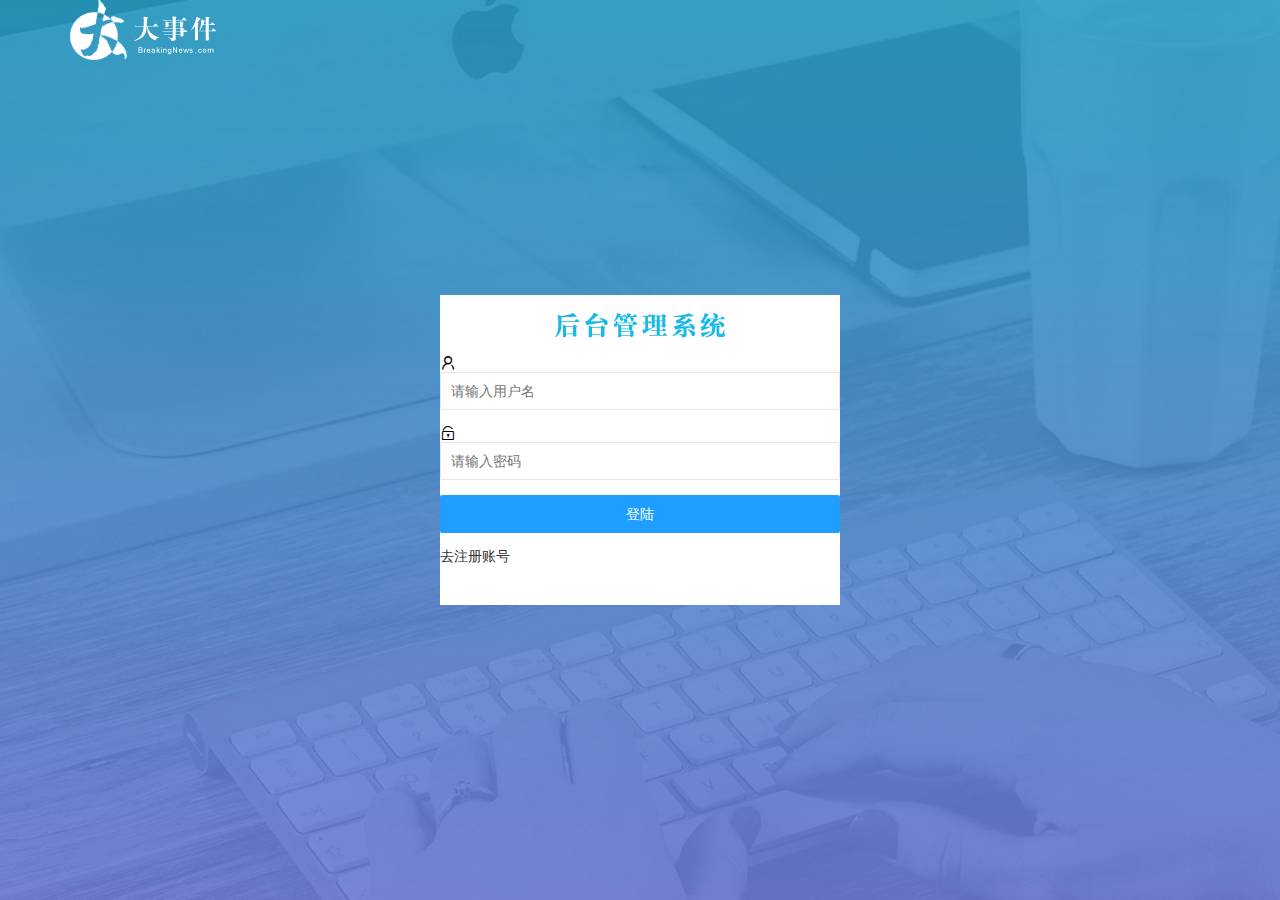
<file: login.html>
<!DOCTYPE html>
<html lang="en">
<head>
    <meta charset="UTF-8">
    <meta http-equiv="X-UA-Compatible" content="IE=edge">
    <meta name="viewport" content="width=device-width, initial-scale=1.0">
    <title>大事件-登录/注册</title>
    <!-- 导入LayUI的样式 -->
    <link rel="stylesheet" href="/assets/lib/layui/css/layui.css">
    <!-- 导入自己的样式表 -->
    <link rel="stylesheet" href="/assets/css/login.css">
</head>
<body>
    <!-- 头部的Logo区域 -->
    <div class="layui-main">
        <img src="/assets/images/logo.png" alt="">
    </div>

    <!-- 登陆注册区域 -->
    <div class="loginAndRegBox">
        <div class="title-box"></div>
        <!-- 登陆的div -->
        <div class="login-box">
        <!-- 登录的表单 -->
        <form class="layui-form" id="form_login">
            <!-- 用户名 -->
            <div class="layui-form-item">
                <i class="layui-icon layui-icon-username"></i>
                <input type="text" name="username" required lay-verify="required" placeholder="请输入用户名" autocomplete="off" class="layui-input">
            </div>
            <!-- 密码 -->
            <div class="layui-form-item">
                <i class="layui-icon layui-icon-password"></i>
                <input type="text" name="password" required lay-verify="required|pwd" placeholder="请输入密码" autocomplete="off" class="layui-input">
            </div>
            <!-- 登录按钮 -->


            <div class="layui-form-item">
                <!-- 表单提交和普通按钮的区别是lay-submit属性 -->
                <button class="layui-btn layui-btn-fluid layui-btn-normal" lay-submit>登陆</button>
            </div>

            <div class="layui-form-item links">
                <a href="javascript:;" id="link_reg">去注册账号</a>
              </div>
        </form>
        </div>

        <!-- 注册的div -->
        <div class="reg-box">

            <!-- 注册的表单 -->
            <form class="layui-form" id="form_reg">
                <!-- 用户名 -->
                <div class="layui-form-item">
                    <i class="layui-icon layui-icon-username"></i>
                    <input type="text" name="username" required lay-verify="required" placeholder="请输入密码" autocomplete="off" class="layui-input">
                </div>
                <!-- 密码 -->
                <div class="layui-form-item">
                    <i class="layui-icon layui-icon-password"></i>
                    <input type="password" name="password" required lay-verify="required|pwd" placeholder="请输入密码" autocomplete="off" class="layui-input">
                </div>
                <!-- 密码确认框 -->
                <div class="layui-form-item">
                    <i class="layui-icon layui-icon-password"></i>
                    <input type="password" name="repassword" required lay-verify="required|pwd|repwd" placeholder="再次输入密码" autocomplete="off" class="layui-input">
                </div>

                <!-- 注册按钮 -->
                <div class="layui-form-item">
                    <!-- 表单提交和普通按钮的区别是lay-submit属性 -->
                    <button class="layui-btn layui-btn-fluid layui-btn-normal" lay-submit>注册</button>
                </div>

             <div class="lay-form-item link">
                <a href="javascript:;" id="link_login">去登陆</a>
             </div>

            </form>
        </div>

    </div>

    <script src="/assets/lib/layui/layui.all.js"></script>
    <script src="/assets/lib/jquery.js"></script>
    <script src="/assets/js/baseAPI.js"></script>
    <script src="/assets/js/login.js"></script>
</body>
</html>
</file>
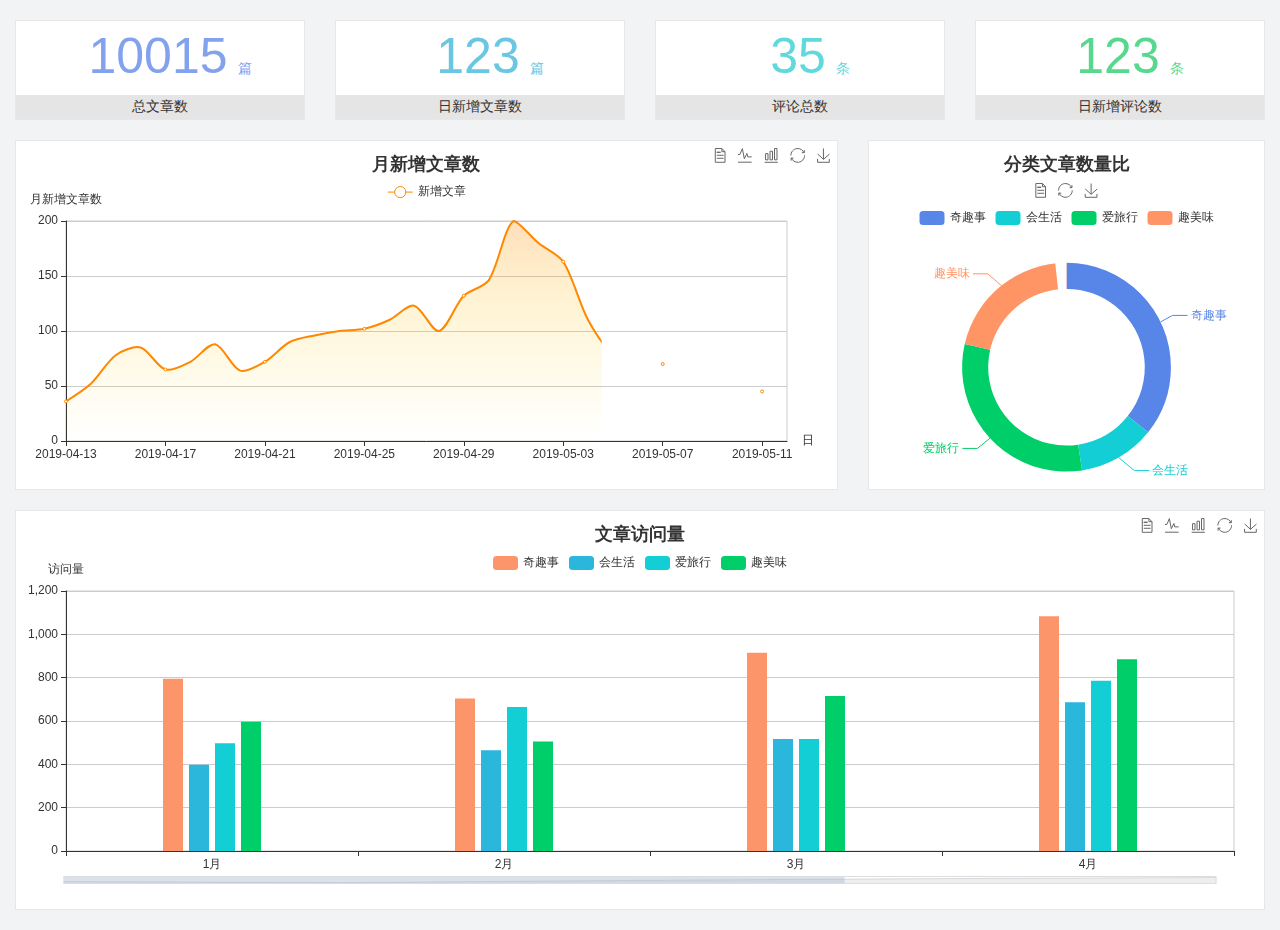
<file: home/dashboard.html>
<!DOCTYPE html>
<html lang="en">

<head>
  <meta charset="UTF-8">
  <meta name="viewport" content="width=device-width, initial-scale=1.0">
  <meta http-equiv="X-UA-Compatible" content="ie=edge">
  <title>图表统计</title>
  <link rel="stylesheet" href="../../assets/lib/bootstrap.css" />
  <link rel="stylesheet" href="../../assets/lib/main.css" />
  <script src="../../assets/lib/jquery.js"></script>
  <script type="text/javascript" src="../../assets/lib/echarts.min.js"></script>
</head>

<body>
  <div class="container-fluid">
    <div class="row spannel_list">
      <div class="col-sm-3 col-xs-6">
        <div class="spannel">
          <em>10015</em><span>篇</span>
          <b>总文章数</b>
        </div>
      </div>
      <div class="col-sm-3 col-xs-6">
        <div class="spannel scolor01">
          <em>123</em><span>篇</span>
          <b>日新增文章数</b>
        </div>
      </div>
      <div class="col-sm-3 col-xs-6">
        <div class="spannel scolor02">
          <em>35</em><span>条</span>
          <b>评论总数</b>
        </div>
      </div>
      <div class="col-sm-3 col-xs-6">
        <div class="spannel scolor03">
          <em>123</em><span>条</span>
          <b>日新增评论数</b>
        </div>
      </div>
    </div>
  </div>

  <div class="container-fluid">
    <div class="row curve-pie">
      <div class="col-lg-8 col-md-8">
        <div class="gragh_pannel" id="curve_show"></div>
      </div>
      <div class="col-lg-4 col-md-4">
        <div class="gragh_pannel" id="pie_show"></div>
      </div>
    </div>
  </div>

  <div class="container-fluid">
    <div class="column_pannel" id="column_show"></div>
  </div>

  <script>
    var oChart = echarts.init(document.getElementById('curve_show'));
    var aList_all = [
      { 'count': 36, 'date': '2019-04-13' },
      { 'count': 52, 'date': '2019-04-14' },
      { 'count': 78, 'date': '2019-04-15' },
      { 'count': 85, 'date': '2019-04-16' },
      { 'count': 65, 'date': '2019-04-17' },
      { 'count': 72, 'date': '2019-04-18' },
      { 'count': 88, 'date': '2019-04-19' },
      { 'count': 64, 'date': '2019-04-20' },
      { 'count': 72, 'date': '2019-04-21' },
      { 'count': 90, 'date': '2019-04-22' },
      { 'count': 96, 'date': '2019-04-23' },
      { 'count': 100, 'date': '2019-04-24' },
      { 'count': 102, 'date': '2019-04-25' },
      { 'count': 110, 'date': '2019-04-26' },
      { 'count': 123, 'date': '2019-04-27' },
      { 'count': 100, 'date': '2019-04-28' },
      { 'count': 132, 'date': '2019-04-29' },
      { 'count': 146, 'date': '2019-04-30' },
      { 'count': 200, 'date': '2019-05-01' },
      { 'count': 180, 'date': '2019-05-02' },
      { 'count': 163, 'date': '2019-05-03' },
      { 'count': 110, 'date': '2019-05-04' },
      { 'count': 80, 'date': '2019-05-05' },
      { 'count': 82, 'date': '2019-05-06' },
      { 'count': 70, 'date': '2019-05-07' },
      { 'count': 65, 'date': '2019-05-08' },
      { 'count': 54, 'date': '2019-05-09' },
      { 'count': 40, 'date': '2019-05-10' },
      { 'count': 45, 'date': '2019-05-11' },
      { 'count': 38, 'date': '2019-05-12' },
    ];

    let aCount = [];
    let aDate = [];

    for (var i = 0; i < aList_all.length; i++) {
      aCount.push(aList_all[i].count);
      aDate.push(aList_all[i].date);
    }

    var chartopt = {
      title: {
        text: '月新增文章数',
        left: 'center',
        top: '10'
      },
      tooltip: {
        trigger: 'axis'
      },
      legend: {
        data: ['新增文章'],
        top: '40'
      },
      toolbox: {
        show: true,
        feature: {
          mark: { show: true },
          dataView: { show: true, readOnly: false },
          magicType: { show: true, type: ['line', 'bar'] },
          restore: { show: true },
          saveAsImage: { show: true }
        }
      },
      calculable: true,
      xAxis: [
        {
          name: '日',
          type: 'category',
          boundaryGap: false,
          data: aDate
        }
      ],
      yAxis: [
        {
          name: '月新增文章数',
          type: 'value'
        }
      ],
      series: [
        {
          name: '新增文章',
          type: 'line',
          smooth: true,
          itemStyle: { normal: { areaStyle: { type: 'default' }, color: '#f80' }, lineStyle: { color: '#f80' } },
          data: aCount
        }],
      areaStyle: {
        normal: {
          color: new echarts.graphic.LinearGradient(0, 0, 0, 1, [{
            offset: 0,
            color: 'rgba(255,136,0,0.39)'
          }, {
            offset: .34,
            color: 'rgba(255,180,0,0.25)'
          }, {
            offset: 1,
            color: 'rgba(255,222,0,0.00)'
          }])

        }
      },
      grid: {
        show: true,
        x: 50,
        x2: 50,
        y: 80,
        height: 220
      }
    };

    oChart.setOption(chartopt);


    var oPie = echarts.init(document.getElementById('pie_show'));
    var oPieopt =
    {
      title: {
        top: 10,
        text: '分类文章数量比',
        x: 'center'
      },
      tooltip: {
        trigger: 'item',
        formatter: "{a} <br/>{b} : {c} ({d}%)"
      },
      color: ['#5885e8', '#13cfd5', '#00ce68', '#ff9565'],
      legend: {
        x: 'center',
        top: 65,
        data: ['奇趣事', '会生活', '爱旅行', '趣美味']
      },
      toolbox: {
        show: true,
        x: 'center',
        top: 35,
        feature: {
          mark: { show: true },
          dataView: { show: true, readOnly: false },
          magicType: {
            show: true,
            type: ['pie', 'funnel'],
            option: {
              funnel: {
                x: '25%',
                width: '50%',
                funnelAlign: 'left',
                max: 1548
              }
            }
          },
          restore: { show: true },
          saveAsImage: { show: true }
        }
      },
      calculable: true,
      series: [
        {
          name: '访问来源',
          type: 'pie',
          radius: ['45%', '60%'],
          center: ['50%', '65%'],
          data: [
            { value: 300, name: '奇趣事' },
            { value: 100, name: '会生活' },
            { value: 260, name: '爱旅行' },
            { value: 180, name: '趣美味' }
          ]
        }
      ]
    };
    oPie.setOption(oPieopt);



    var oColumn = this.echarts.init(document.getElementById('column_show'));
    var oColumnopt =
    {
      title: {
        text: '文章访问量',
        left: 'center',
        top: '10'
      },
      tooltip: {
        trigger: 'axis'
      },
      legend: {
        data: ['奇趣事', '会生活', '爱旅行', '趣美味'],
        top: '40'
      },
      toolbox: {
        show: true,
        feature: {
          mark: { show: true },
          dataView: { show: true, readOnly: false },
          magicType: { show: true, type: ['line', 'bar'] },
          restore: { show: true },
          saveAsImage: { show: true }
        }
      },
      calculable: true,
      xAxis: [
        {
          type: 'category',
          data: ['1月', '2月', '3月', '4月', '5月']
        }
      ],
      yAxis: [
        {
          name: '访问量',
          type: 'value'
        }
      ],
      series: [
        {
          name: '奇趣事',
          type: 'bar',
          barWidth: 20,
          itemStyle: {
            normal: { areaStyle: { type: 'default' }, color: '#fd956a' }
          },
          data: [800, 708, 920, 1090, 1200]
        },
        {
          name: '会生活',
          type: 'bar',
          barWidth: 20,
          itemStyle: {
            normal: { areaStyle: { type: 'default' }, color: '#2bb6db' }
          },
          data: [400, 468, 520, 690, 800]
        },
        {
          name: '爱旅行',
          type: 'bar',
          barWidth: 20,
          itemStyle: {
            normal: { areaStyle: { type: 'default' }, color: '#13cfd5' }
          },
          data: [500, 668, 520, 790, 900]
        },
        {
          name: '趣美味',
          type: 'bar',
          barWidth: 20,
          itemStyle: {
            normal: { areaStyle: { type: 'default' }, color: '#00ce68' }
          },
          data: [600, 508, 720, 890, 1000]
        }
      ],
      grid: {
        show: true,
        x: 50,
        x2: 30,
        y: 80,
        height: 260
      },
      dataZoom: [//给x轴设置滚动条
        {
          start: 0,//默认为0
          end: 100 - 1000 / 31,//默认为100
          type: 'slider',
          show: true,
          xAxisIndex: [0],
          handleSize: 0,//滑动条的 左右2个滑动条的大小
          height: 8,//组件高度
          left: 45, //左边的距离
          right: 50,//右边的距离
          bottom: 26,//右边的距离
          handleColor: '#ddd',//h滑动图标的颜色
          handleStyle: {
            borderColor: "#cacaca",
            borderWidth: "1",
            shadowBlur: 2,
            background: "#ddd",
            shadowColor: "#ddd",
          }
        }]
    };
    oColumn.setOption(oColumnopt);
  </script>
</body>

</html>
</file>
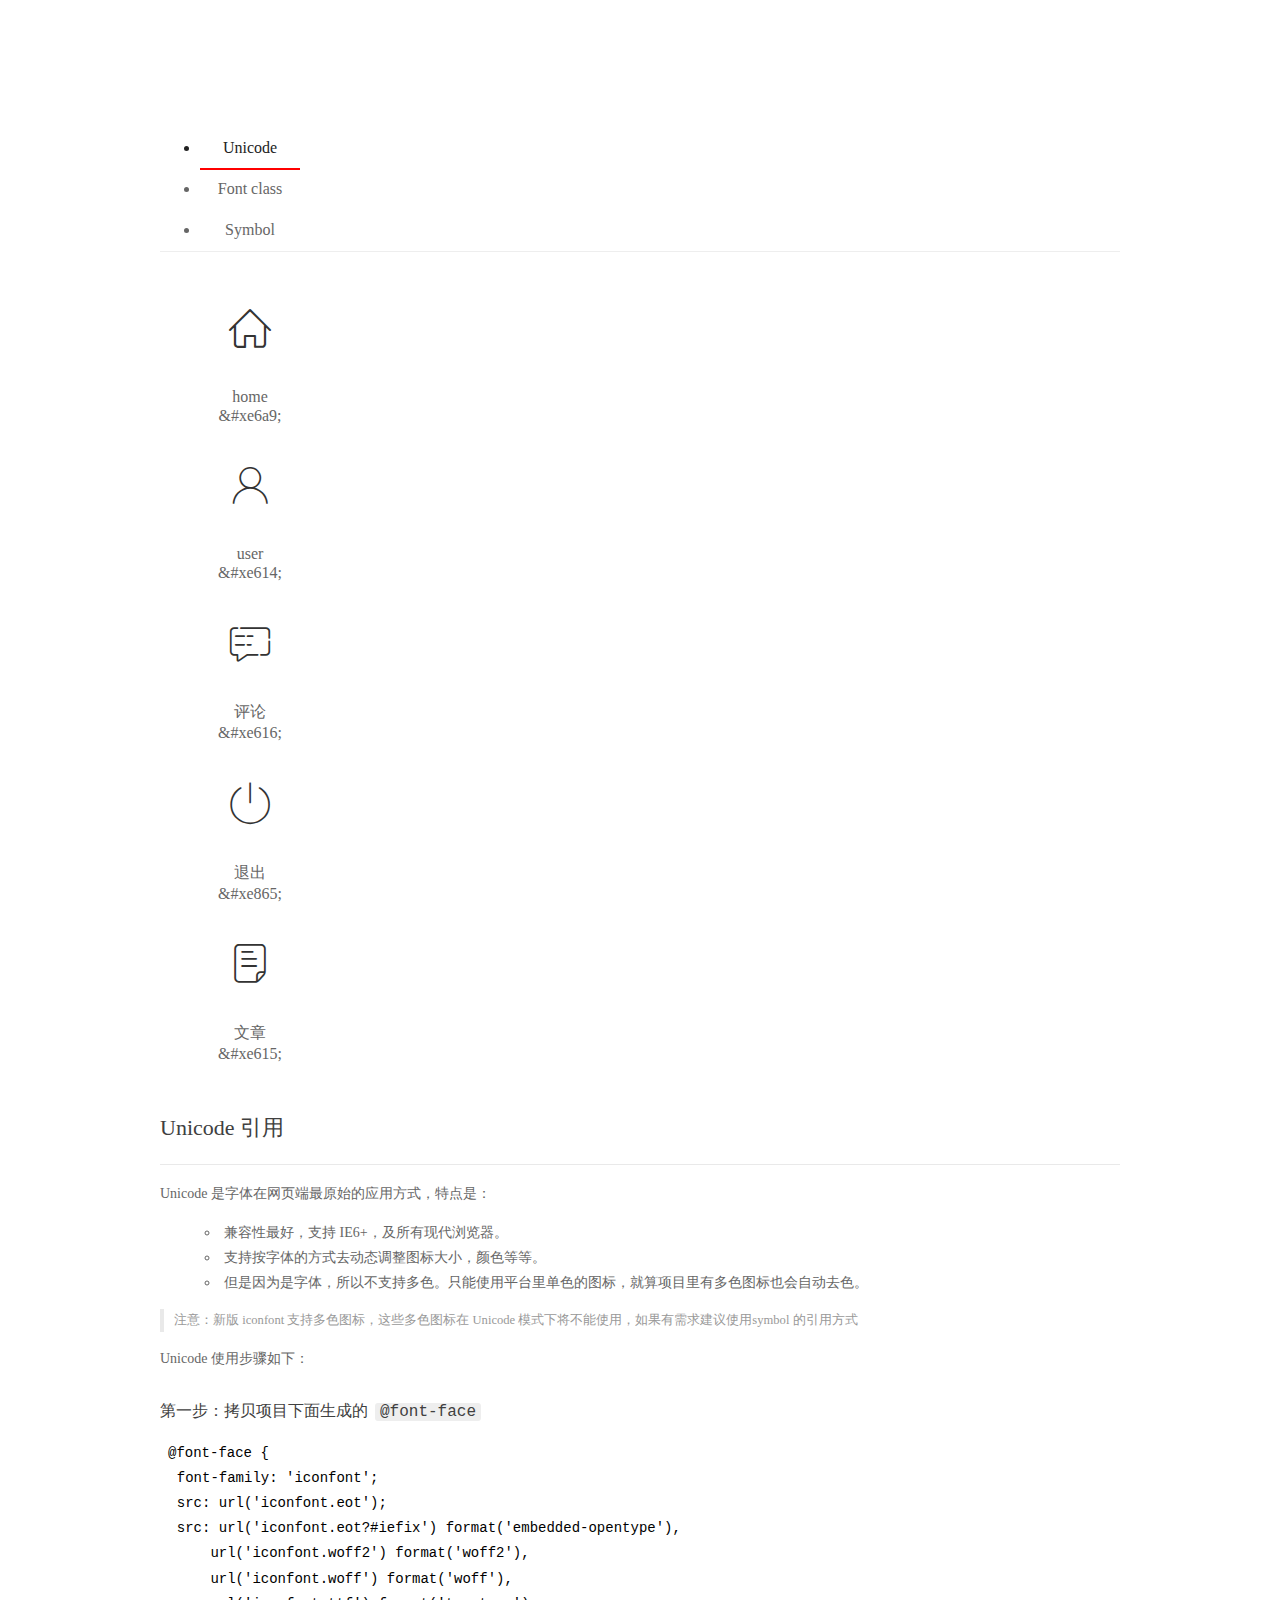
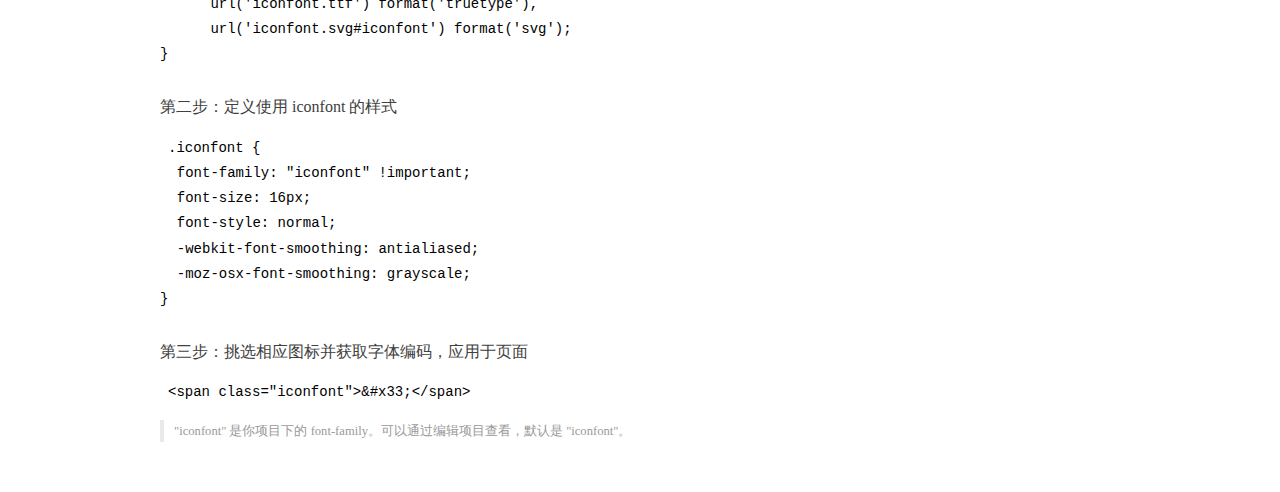
<file: assets/fonts/demo_index.html>
<!DOCTYPE html>
<html>
<head>
  <meta charset="utf-8"/>
  <title>IconFont Demo</title>
  <link rel="shortcut icon" href="https://gtms04.alicdn.com/tps/i4/TB1_oz6GVXXXXaFXpXXJDFnIXXX-64-64.ico" type="image/x-icon"/>
  <link rel="stylesheet" href="https://g.alicdn.com/thx/cube/1.3.2/cube.min.css">
  <link rel="stylesheet" href="demo.css">
  <link rel="stylesheet" href="iconfont.css">
  <script src="iconfont.js"></script>
  <!-- jQuery -->
  <script src="https://a1.alicdn.com/oss/uploads/2018/12/26/7bfddb60-08e8-11e9-9b04-53e73bb6408b.js"></script>
  <!-- 代码高亮 -->
  <script src="https://a1.alicdn.com/oss/uploads/2018/12/26/a3f714d0-08e6-11e9-8a15-ebf944d7534c.js"></script>
</head>
<body>
  <div class="main">
    <h1 class="logo"><a href="https://www.iconfont.cn/" title="iconfont 首页" target="_blank">&#xe86b;</a></h1>
    <div class="nav-tabs">
      <ul id="tabs" class="dib-box">
        <li class="dib active"><span>Unicode</span></li>
        <li class="dib"><span>Font class</span></li>
        <li class="dib"><span>Symbol</span></li>
      </ul>
      
    </div>
    <div class="tab-container">
      <div class="content unicode" style="display: block;">
          <ul class="icon_lists dib-box">
          
            <li class="dib">
              <span class="icon iconfont">&#xe6a9;</span>
                <div class="name">home</div>
                <div class="code-name">&amp;#xe6a9;</div>
              </li>
          
            <li class="dib">
              <span class="icon iconfont">&#xe614;</span>
                <div class="name">user</div>
                <div class="code-name">&amp;#xe614;</div>
              </li>
          
            <li class="dib">
              <span class="icon iconfont">&#xe616;</span>
                <div class="name">评论</div>
                <div class="code-name">&amp;#xe616;</div>
              </li>
          
            <li class="dib">
              <span class="icon iconfont">&#xe865;</span>
                <div class="name">退出</div>
                <div class="code-name">&amp;#xe865;</div>
              </li>
          
            <li class="dib">
              <span class="icon iconfont">&#xe615;</span>
                <div class="name">文章</div>
                <div class="code-name">&amp;#xe615;</div>
              </li>
          
          </ul>
          <div class="article markdown">
          <h2 id="unicode-">Unicode 引用</h2>
          <hr>

          <p>Unicode 是字体在网页端最原始的应用方式，特点是：</p>
          <ul>
            <li>兼容性最好，支持 IE6+，及所有现代浏览器。</li>
            <li>支持按字体的方式去动态调整图标大小，颜色等等。</li>
            <li>但是因为是字体，所以不支持多色。只能使用平台里单色的图标，就算项目里有多色图标也会自动去色。</li>
          </ul>
          <blockquote>
            <p>注意：新版 iconfont 支持多色图标，这些多色图标在 Unicode 模式下将不能使用，如果有需求建议使用symbol 的引用方式</p>
          </blockquote>
          <p>Unicode 使用步骤如下：</p>
          <h3 id="-font-face">第一步：拷贝项目下面生成的 <code>@font-face</code></h3>
<pre><code class="language-css"
>@font-face {
  font-family: 'iconfont';
  src: url('iconfont.eot');
  src: url('iconfont.eot?#iefix') format('embedded-opentype'),
      url('iconfont.woff2') format('woff2'),
      url('iconfont.woff') format('woff'),
      url('iconfont.ttf') format('truetype'),
      url('iconfont.svg#iconfont') format('svg');
}
</code></pre>
          <h3 id="-iconfont-">第二步：定义使用 iconfont 的样式</h3>
<pre><code class="language-css"
>.iconfont {
  font-family: "iconfont" !important;
  font-size: 16px;
  font-style: normal;
  -webkit-font-smoothing: antialiased;
  -moz-osx-font-smoothing: grayscale;
}
</code></pre>
          <h3 id="-">第三步：挑选相应图标并获取字体编码，应用于页面</h3>
<pre>
<code class="language-html"
>&lt;span class="iconfont"&gt;&amp;#x33;&lt;/span&gt;
</code></pre>
          <blockquote>
            <p>"iconfont" 是你项目下的 font-family。可以通过编辑项目查看，默认是 "iconfont"。</p>
          </blockquote>
          </div>
      </div>
      <div class="content font-class">
        <ul class="icon_lists dib-box">
          
          <li class="dib">
            <span class="icon iconfont icon-home"></span>
            <div class="name">
              home
            </div>
            <div class="code-name">.icon-home
            </div>
          </li>
          
          <li class="dib">
            <span class="icon iconfont icon-user"></span>
            <div class="name">
              user
            </div>
            <div class="code-name">.icon-user
            </div>
          </li>
          
          <li class="dib">
            <span class="icon iconfont icon-pinglun"></span>
            <div class="name">
              评论
            </div>
            <div class="code-name">.icon-pinglun
            </div>
          </li>
          
          <li class="dib">
            <span class="icon iconfont icon-tuichu"></span>
            <div class="name">
              退出
            </div>
            <div class="code-name">.icon-tuichu
            </div>
          </li>
          
          <li class="dib">
            <span class="icon iconfont icon-16"></span>
            <div class="name">
              文章
            </div>
            <div class="code-name">.icon-16
            </div>
          </li>
          
        </ul>
        <div class="article markdown">
        <h2 id="font-class-">font-class 引用</h2>
        <hr>

        <p>font-class 是 Unicode 使用方式的一种变种，主要是解决 Unicode 书写不直观，语意不明确的问题。</p>
        <p>与 Unicode 使用方式相比，具有如下特点：</p>
        <ul>
          <li>兼容性良好，支持 IE8+，及所有现代浏览器。</li>
          <li>相比于 Unicode 语意明确，书写更直观。可以很容易分辨这个 icon 是什么。</li>
          <li>因为使用 class 来定义图标，所以当要替换图标时，只需要修改 class 里面的 Unicode 引用。</li>
          <li>不过因为本质上还是使用的字体，所以多色图标还是不支持的。</li>
        </ul>
        <p>使用步骤如下：</p>
        <h3 id="-fontclass-">第一步：引入项目下面生成的 fontclass 代码：</h3>
<pre><code class="language-html">&lt;link rel="stylesheet" href="./iconfont.css"&gt;
</code></pre>
        <h3 id="-">第二步：挑选相应图标并获取类名，应用于页面：</h3>
<pre><code class="language-html">&lt;span class="iconfont icon-xxx"&gt;&lt;/span&gt;
</code></pre>
        <blockquote>
          <p>"
            iconfont" 是你项目下的 font-family。可以通过编辑项目查看，默认是 "iconfont"。</p>
        </blockquote>
      </div>
      </div>
      <div class="content symbol">
          <ul class="icon_lists dib-box">
          
            <li class="dib">
                <svg class="icon svg-icon" aria-hidden="true">
                  <use xlink:href="#icon-home"></use>
                </svg>
                <div class="name">home</div>
                <div class="code-name">#icon-home</div>
            </li>
          
            <li class="dib">
                <svg class="icon svg-icon" aria-hidden="true">
                  <use xlink:href="#icon-user"></use>
                </svg>
                <div class="name">user</div>
                <div class="code-name">#icon-user</div>
            </li>
          
            <li class="dib">
                <svg class="icon svg-icon" aria-hidden="true">
                  <use xlink:href="#icon-pinglun"></use>
                </svg>
                <div class="name">评论</div>
                <div class="code-name">#icon-pinglun</div>
            </li>
          
            <li class="dib">
                <svg class="icon svg-icon" aria-hidden="true">
                  <use xlink:href="#icon-tuichu"></use>
                </svg>
                <div class="name">退出</div>
                <div class="code-name">#icon-tuichu</div>
            </li>
          
            <li class="dib">
                <svg class="icon svg-icon" aria-hidden="true">
                  <use xlink:href="#icon-16"></use>
                </svg>
                <div class="name">文章</div>
                <div class="code-name">#icon-16</div>
            </li>
          
          </ul>
          <div class="article markdown">
          <h2 id="symbol-">Symbol 引用</h2>
          <hr>

          <p>这是一种全新的使用方式，应该说这才是未来的主流，也是平台目前推荐的用法。相关介绍可以参考这篇<a href="">文章</a>
            这种用法其实是做了一个 SVG 的集合，与另外两种相比具有如下特点：</p>
          <ul>
            <li>支持多色图标了，不再受单色限制。</li>
            <li>通过一些技巧，支持像字体那样，通过 <code>font-size</code>, <code>color</code> 来调整样式。</li>
            <li>兼容性较差，支持 IE9+，及现代浏览器。</li>
            <li>浏览器渲染 SVG 的性能一般，还不如 png。</li>
          </ul>
          <p>使用步骤如下：</p>
          <h3 id="-symbol-">第一步：引入项目下面生成的 symbol 代码：</h3>
<pre><code class="language-html">&lt;script src="./iconfont.js"&gt;&lt;/script&gt;
</code></pre>
          <h3 id="-css-">第二步：加入通用 CSS 代码（引入一次就行）：</h3>
<pre><code class="language-html">&lt;style&gt;
.icon {
  width: 1em;
  height: 1em;
  vertical-align: -0.15em;
  fill: currentColor;
  overflow: hidden;
}
&lt;/style&gt;
</code></pre>
          <h3 id="-">第三步：挑选相应图标并获取类名，应用于页面：</h3>
<pre><code class="language-html">&lt;svg class="icon" aria-hidden="true"&gt;
  &lt;use xlink:href="#icon-xxx"&gt;&lt;/use&gt;
&lt;/svg&gt;
</code></pre>
          </div>
      </div>

    </div>
  </div>
  <script>
  $(document).ready(function () {
      $('.tab-container .content:first').show()

      $('#tabs li').click(function (e) {
        var tabContent = $('.tab-container .content')
        var index = $(this).index()

        if ($(this).hasClass('active')) {
          return
        } else {
          $('#tabs li').removeClass('active')
          $(this).addClass('active')

          tabContent.hide().eq(index).fadeIn()
        }
      })
    })
  </script>
</body>
</html>
</file>
<file: assets/lib/layui/css/layui.css>
/** layui-v2.5.5 MIT License By https://www.layui.com */
 .layui-inline,img{display:inline-block;vertical-align:middle}h1,h2,h3,h4,h5,h6{font-weight:400}.layui-edge,.layui-header,.layui-inline,.layui-main{position:relative}.layui-body,.layui-edge,.layui-elip{overflow:hidden}.layui-btn,.layui-edge,.layui-inline,img{vertical-align:middle}.layui-btn,.layui-disabled,.layui-icon,.layui-unselect{-moz-user-select:none;-webkit-user-select:none;-ms-user-select:none}.layui-elip,.layui-form-checkbox span,.layui-form-pane .layui-form-label{text-overflow:ellipsis;white-space:nowrap}.layui-breadcrumb,.layui-tree-btnGroup{visibility:hidden}blockquote,body,button,dd,div,dl,dt,form,h1,h2,h3,h4,h5,h6,input,li,ol,p,pre,td,textarea,th,ul{margin:0;padding:0;-webkit-tap-highlight-color:rgba(0,0,0,0)}a:active,a:hover{outline:0}img{border:none}li{list-style:none}table{border-collapse:collapse;border-spacing:0}h4,h5,h6{font-size:100%}button,input,optgroup,option,select,textarea{font-family:inherit;font-size:inherit;font-style:inherit;font-weight:inherit;outline:0}pre{white-space:pre-wrap;white-space:-moz-pre-wrap;white-space:-pre-wrap;white-space:-o-pre-wrap;word-wrap:break-word}body{line-height:24px;font:14px Helvetica Neue,Helvetica,PingFang SC,Tahoma,Arial,sans-serif}hr{height:1px;margin:10px 0;border:0;clear:both}a{color:#333;text-decoration:none}a:hover{color:#777}a cite{font-style:normal;*cursor:pointer}.layui-border-box,.layui-border-box *{box-sizing:border-box}.layui-box,.layui-box *{box-sizing:content-box}.layui-clear{clear:both;*zoom:1}.layui-clear:after{content:'\20';clear:both;*zoom:1;display:block;height:0}.layui-inline{*display:inline;*zoom:1}.layui-edge{display:inline-block;width:0;height:0;border-width:6px;border-style:dashed;border-color:transparent}.layui-edge-top{top:-4px;border-bottom-color:#999;border-bottom-style:solid}.layui-edge-right{border-left-color:#999;border-left-style:solid}.layui-edge-bottom{top:2px;border-top-color:#999;border-top-style:solid}.layui-edge-left{border-right-color:#999;border-right-style:solid}.layui-disabled,.layui-disabled:hover{color:#d2d2d2!important;cursor:not-allowed!important}.layui-circle{border-radius:100%}.layui-show{display:block!important}.layui-hide{display:none!important}@font-face{font-family:layui-icon;src:url(../font/iconfont.eot?v=250);src:url(../font/iconfont.eot?v=250#iefix) format('embedded-opentype'),url(../font/iconfont.woff2?v=250) format('woff2'),url(../font/iconfont.woff?v=250) format('woff'),url(../font/iconfont.ttf?v=250) format('truetype'),url(../font/iconfont.svg?v=250#layui-icon) format('svg')}.layui-icon{font-family:layui-icon!important;font-size:16px;font-style:normal;-webkit-font-smoothing:antialiased;-moz-osx-font-smoothing:grayscale}.layui-icon-reply-fill:before{content:"\e611"}.layui-icon-set-fill:before{content:"\e614"}.layui-icon-menu-fill:before{content:"\e60f"}.layui-icon-search:before{content:"\e615"}.layui-icon-share:before{content:"\e641"}.layui-icon-set-sm:before{content:"\e620"}.layui-icon-engine:before{content:"\e628"}.layui-icon-close:before{content:"\1006"}.layui-icon-close-fill:before{content:"\1007"}.layui-icon-chart-screen:before{content:"\e629"}.layui-icon-star:before{content:"\e600"}.layui-icon-circle-dot:before{content:"\e617"}.layui-icon-chat:before{content:"\e606"}.layui-icon-release:before{content:"\e609"}.layui-icon-list:before{content:"\e60a"}.layui-icon-chart:before{content:"\e62c"}.layui-icon-ok-circle:before{content:"\1005"}.layui-icon-layim-theme:before{content:"\e61b"}.layui-icon-table:before{content:"\e62d"}.layui-icon-right:before{content:"\e602"}.layui-icon-left:before{content:"\e603"}.layui-icon-cart-simple:before{content:"\e698"}.layui-icon-face-cry:before{content:"\e69c"}.layui-icon-face-smile:before{content:"\e6af"}.layui-icon-survey:before{content:"\e6b2"}.layui-icon-tree:before{content:"\e62e"}.layui-icon-upload-circle:before{content:"\e62f"}.layui-icon-add-circle:before{content:"\e61f"}.layui-icon-download-circle:before{content:"\e601"}.layui-icon-templeate-1:before{content:"\e630"}.layui-icon-util:before{content:"\e631"}.layui-icon-face-surprised:before{content:"\e664"}.layui-icon-edit:before{content:"\e642"}.layui-icon-speaker:before{content:"\e645"}.layui-icon-down:before{content:"\e61a"}.layui-icon-file:before{content:"\e621"}.layui-icon-layouts:before{content:"\e632"}.layui-icon-rate-half:before{content:"\e6c9"}.layui-icon-add-circle-fine:before{content:"\e608"}.layui-icon-prev-circle:before{content:"\e633"}.layui-icon-read:before{content:"\e705"}.layui-icon-404:before{content:"\e61c"}.layui-icon-carousel:before{content:"\e634"}.layui-icon-help:before{content:"\e607"}.layui-icon-code-circle:before{content:"\e635"}.layui-icon-water:before{content:"\e636"}.layui-icon-username:before{content:"\e66f"}.layui-icon-find-fill:before{content:"\e670"}.layui-icon-about:before{content:"\e60b"}.layui-icon-location:before{content:"\e715"}.layui-icon-up:before{content:"\e619"}.layui-icon-pause:before{content:"\e651"}.layui-icon-date:before{content:"\e637"}.layui-icon-layim-uploadfile:before{content:"\e61d"}.layui-icon-delete:before{content:"\e640"}.layui-icon-play:before{content:"\e652"}.layui-icon-top:before{content:"\e604"}.layui-icon-friends:before{content:"\e612"}.layui-icon-refresh-3:before{content:"\e9aa"}.layui-icon-ok:before{content:"\e605"}.layui-icon-layer:before{content:"\e638"}.layui-icon-face-smile-fine:before{content:"\e60c"}.layui-icon-dollar:before{content:"\e659"}.layui-icon-group:before{content:"\e613"}.layui-icon-layim-download:before{content:"\e61e"}.layui-icon-picture-fine:before{content:"\e60d"}.layui-icon-link:before{content:"\e64c"}.layui-icon-diamond:before{content:"\e735"}.layui-icon-log:before{content:"\e60e"}.layui-icon-rate-solid:before{content:"\e67a"}.layui-icon-fonts-del:before{content:"\e64f"}.layui-icon-unlink:before{content:"\e64d"}.layui-icon-fonts-clear:before{content:"\e639"}.layui-icon-triangle-r:before{content:"\e623"}.layui-icon-circle:before{content:"\e63f"}.layui-icon-radio:before{content:"\e643"}.layui-icon-align-center:before{content:"\e647"}.layui-icon-align-right:before{content:"\e648"}.layui-icon-align-left:before{content:"\e649"}.layui-icon-loading-1:before{content:"\e63e"}.layui-icon-return:before{content:"\e65c"}.layui-icon-fonts-strong:before{content:"\e62b"}.layui-icon-upload:before{content:"\e67c"}.layui-icon-dialogue:before{content:"\e63a"}.layui-icon-video:before{content:"\e6ed"}.layui-icon-headset:before{content:"\e6fc"}.layui-icon-cellphone-fine:before{content:"\e63b"}.layui-icon-add-1:before{content:"\e654"}.layui-icon-face-smile-b:before{content:"\e650"}.layui-icon-fonts-html:before{content:"\e64b"}.layui-icon-form:before{content:"\e63c"}.layui-icon-cart:before{content:"\e657"}.layui-icon-camera-fill:before{content:"\e65d"}.layui-icon-tabs:before{content:"\e62a"}.layui-icon-fonts-code:before{content:"\e64e"}.layui-icon-fire:before{content:"\e756"}.layui-icon-set:before{content:"\e716"}.layui-icon-fonts-u:before{content:"\e646"}.layui-icon-triangle-d:before{content:"\e625"}.layui-icon-tips:before{content:"\e702"}.layui-icon-picture:before{content:"\e64a"}.layui-icon-more-vertical:before{content:"\e671"}.layui-icon-flag:before{content:"\e66c"}.layui-icon-loading:before{content:"\e63d"}.layui-icon-fonts-i:before{content:"\e644"}.layui-icon-refresh-1:before{content:"\e666"}.layui-icon-rmb:before{content:"\e65e"}.layui-icon-home:before{content:"\e68e"}.layui-icon-user:before{content:"\e770"}.layui-icon-notice:before{content:"\e667"}.layui-icon-login-weibo:before{content:"\e675"}.layui-icon-voice:before{content:"\e688"}.layui-icon-upload-drag:before{content:"\e681"}.layui-icon-login-qq:before{content:"\e676"}.layui-icon-snowflake:before{content:"\e6b1"}.layui-icon-file-b:before{content:"\e655"}.layui-icon-template:before{content:"\e663"}.layui-icon-auz:before{content:"\e672"}.layui-icon-console:before{content:"\e665"}.layui-icon-app:before{content:"\e653"}.layui-icon-prev:before{content:"\e65a"}.layui-icon-website:before{content:"\e7ae"}.layui-icon-next:before{content:"\e65b"}.layui-icon-component:before{content:"\e857"}.layui-icon-more:before{content:"\e65f"}.layui-icon-login-wechat:before{content:"\e677"}.layui-icon-shrink-right:before{content:"\e668"}.layui-icon-spread-left:before{content:"\e66b"}.layui-icon-camera:before{content:"\e660"}.layui-icon-note:before{content:"\e66e"}.layui-icon-refresh:before{content:"\e669"}.layui-icon-female:before{content:"\e661"}.layui-icon-male:before{content:"\e662"}.layui-icon-password:before{content:"\e673"}.layui-icon-senior:before{content:"\e674"}.layui-icon-theme:before{content:"\e66a"}.layui-icon-tread:before{content:"\e6c5"}.layui-icon-praise:before{content:"\e6c6"}.layui-icon-star-fill:before{content:"\e658"}.layui-icon-rate:before{content:"\e67b"}.layui-icon-template-1:before{content:"\e656"}.layui-icon-vercode:before{content:"\e679"}.layui-icon-cellphone:before{content:"\e678"}.layui-icon-screen-full:before{content:"\e622"}.layui-icon-screen-restore:before{content:"\e758"}.layui-icon-cols:before{content:"\e610"}.layui-icon-export:before{content:"\e67d"}.layui-icon-print:before{content:"\e66d"}.layui-icon-slider:before{content:"\e714"}.layui-icon-addition:before{content:"\e624"}.layui-icon-subtraction:before{content:"\e67e"}.layui-icon-service:before{content:"\e626"}.layui-icon-transfer:before{content:"\e691"}.layui-main{width:1140px;margin:0 auto}.layui-header{z-index:1000;height:60px}.layui-header a:hover{transition:all .5s;-webkit-transition:all .5s}.layui-side{position:fixed;left:0;top:0;bottom:0;z-index:999;width:200px;overflow-x:hidden}.layui-side-scroll{position:relative;width:220px;height:100%;overflow-x:hidden}.layui-body{position:absolute;left:200px;right:0;top:0;bottom:0;z-index:998;width:auto;overflow-y:auto;box-sizing:border-box}.layui-layout-body{overflow:hidden}.layui-layout-admin .layui-header{background-color:#23262E}.layui-layout-admin .layui-side{top:60px;width:200px;overflow-x:hidden}.layui-layout-admin .layui-body{position:fixed;top:60px;bottom:44px}.layui-layout-admin .layui-main{width:auto;margin:0 15px}.layui-layout-admin .layui-footer{position:fixed;left:200px;right:0;bottom:0;height:44px;line-height:44px;padding:0 15px;background-color:#eee}.layui-layout-admin .layui-logo{position:absolute;left:0;top:0;width:200px;height:100%;line-height:60px;text-align:center;color:#009688;font-size:16px}.layui-layout-admin .layui-header .layui-nav{background:0 0}.layui-layout-left{position:absolute!important;left:200px;top:0}.layui-layout-right{position:absolute!important;right:0;top:0}.layui-container{position:relative;margin:0 auto;padding:0 15px;box-sizing:border-box}.layui-fluid{position:relative;margin:0 auto;padding:0 15px}.layui-row:after,.layui-row:before{content:'';display:block;clear:both}.layui-col-lg1,.layui-col-lg10,.layui-col-lg11,.layui-col-lg12,.layui-col-lg2,.layui-col-lg3,.layui-col-lg4,.layui-col-lg5,.layui-col-lg6,.layui-col-lg7,.layui-col-lg8,.layui-col-lg9,.layui-col-md1,.layui-col-md10,.layui-col-md11,.layui-col-md12,.layui-col-md2,.layui-col-md3,.layui-col-md4,.layui-col-md5,.layui-col-md6,.layui-col-md7,.layui-col-md8,.layui-col-md9,.layui-col-sm1,.layui-col-sm10,.layui-col-sm11,.layui-col-sm12,.layui-col-sm2,.layui-col-sm3,.layui-col-sm4,.layui-col-sm5,.layui-col-sm6,.layui-col-sm7,.layui-col-sm8,.layui-col-sm9,.layui-col-xs1,.layui-col-xs10,.layui-col-xs11,.layui-col-xs12,.layui-col-xs2,.layui-col-xs3,.layui-col-xs4,.layui-col-xs5,.layui-col-xs6,.layui-col-xs7,.layui-col-xs8,.layui-col-xs9{position:relative;display:block;box-sizing:border-box}.layui-col-xs1,.layui-col-xs10,.layui-col-xs11,.layui-col-xs12,.layui-col-xs2,.layui-col-xs3,.layui-col-xs4,.layui-col-xs5,.layui-col-xs6,.layui-col-xs7,.layui-col-xs8,.layui-col-xs9{float:left}.layui-col-xs1{width:8.33333333%}.layui-col-xs2{width:16.66666667%}.layui-col-xs3{width:25%}.layui-col-xs4{width:33.33333333%}.layui-col-xs5{width:41.66666667%}.layui-col-xs6{width:50%}.layui-col-xs7{width:58.33333333%}.layui-col-xs8{width:66.66666667%}.layui-col-xs9{width:75%}.layui-col-xs10{width:83.33333333%}.layui-col-xs11{width:91.66666667%}.layui-col-xs12{width:100%}.layui-col-xs-offset1{margin-left:8.33333333%}.layui-col-xs-offset2{margin-left:16.66666667%}.layui-col-xs-offset3{margin-left:25%}.layui-col-xs-offset4{margin-left:33.33333333%}.layui-col-xs-offset5{margin-left:41.66666667%}.layui-col-xs-offset6{margin-left:50%}.layui-col-xs-offset7{margin-left:58.33333333%}.layui-col-xs-offset8{margin-left:66.66666667%}.layui-col-xs-offset9{margin-left:75%}.layui-col-xs-offset10{margin-left:83.33333333%}.layui-col-xs-offset11{margin-left:91.66666667%}.layui-col-xs-offset12{margin-left:100%}@media screen and (max-width:768px){.layui-hide-xs{display:none!important}.layui-show-xs-block{display:block!important}.layui-show-xs-inline{display:inline!important}.layui-show-xs-inline-block{display:inline-block!important}}@media screen and (min-width:768px){.layui-container{width:750px}.layui-hide-sm{display:none!important}.layui-show-sm-block{display:block!important}.layui-show-sm-inline{display:inline!important}.layui-show-sm-inline-block{display:inline-block!important}.layui-col-sm1,.layui-col-sm10,.layui-col-sm11,.layui-col-sm12,.layui-col-sm2,.layui-col-sm3,.layui-col-sm4,.layui-col-sm5,.layui-col-sm6,.layui-col-sm7,.layui-col-sm8,.layui-col-sm9{float:left}.layui-col-sm1{width:8.33333333%}.layui-col-sm2{width:16.66666667%}.layui-col-sm3{width:25%}.layui-col-sm4{width:33.33333333%}.layui-col-sm5{width:41.66666667%}.layui-col-sm6{width:50%}.layui-col-sm7{width:58.33333333%}.layui-col-sm8{width:66.66666667%}.layui-col-sm9{width:75%}.layui-col-sm10{width:83.33333333%}.layui-col-sm11{width:91.66666667%}.layui-col-sm12{width:100%}.layui-col-sm-offset1{margin-left:8.33333333%}.layui-col-sm-offset2{margin-left:16.66666667%}.layui-col-sm-offset3{margin-left:25%}.layui-col-sm-offset4{margin-left:33.33333333%}.layui-col-sm-offset5{margin-left:41.66666667%}.layui-col-sm-offset6{margin-left:50%}.layui-col-sm-offset7{margin-left:58.33333333%}.layui-col-sm-offset8{margin-left:66.66666667%}.layui-col-sm-offset9{margin-left:75%}.layui-col-sm-offset10{margin-left:83.33333333%}.layui-col-sm-offset11{margin-left:91.66666667%}.layui-col-sm-offset12{margin-left:100%}}@media screen and (min-width:992px){.layui-container{width:970px}.layui-hide-md{display:none!important}.layui-show-md-block{display:block!important}.layui-show-md-inline{display:inline!important}.layui-show-md-inline-block{display:inline-block!important}.layui-col-md1,.layui-col-md10,.layui-col-md11,.layui-col-md12,.layui-col-md2,.layui-col-md3,.layui-col-md4,.layui-col-md5,.layui-col-md6,.layui-col-md7,.layui-col-md8,.layui-col-md9{float:left}.layui-col-md1{width:8.33333333%}.layui-col-md2{width:16.66666667%}.layui-col-md3{width:25%}.layui-col-md4{width:33.33333333%}.layui-col-md5{width:41.66666667%}.layui-col-md6{width:50%}.layui-col-md7{width:58.33333333%}.layui-col-md8{width:66.66666667%}.layui-col-md9{width:75%}.layui-col-md10{width:83.33333333%}.layui-col-md11{width:91.66666667%}.layui-col-md12{width:100%}.layui-col-md-offset1{margin-left:8.33333333%}.layui-col-md-offset2{margin-left:16.66666667%}.layui-col-md-offset3{margin-left:25%}.layui-col-md-offset4{margin-left:33.33333333%}.layui-col-md-offset5{margin-left:41.66666667%}.layui-col-md-offset6{margin-left:50%}.layui-col-md-offset7{margin-left:58.33333333%}.layui-col-md-offset8{margin-left:66.66666667%}.layui-col-md-offset9{margin-left:75%}.layui-col-md-offset10{margin-left:83.33333333%}.layui-col-md-offset11{margin-left:91.66666667%}.layui-col-md-offset12{margin-left:100%}}@media screen and (min-width:1200px){.layui-container{width:1170px}.layui-hide-lg{display:none!important}.layui-show-lg-block{display:block!important}.layui-show-lg-inline{display:inline!important}.layui-show-lg-inline-block{display:inline-block!important}.layui-col-lg1,.layui-col-lg10,.layui-col-lg11,.layui-col-lg12,.layui-col-lg2,.layui-col-lg3,.layui-col-lg4,.layui-col-lg5,.layui-col-lg6,.layui-col-lg7,.layui-col-lg8,.layui-col-lg9{float:left}.layui-col-lg1{width:8.33333333%}.layui-col-lg2{width:16.66666667%}.layui-col-lg3{width:25%}.layui-col-lg4{width:33.33333333%}.layui-col-lg5{width:41.66666667%}.layui-col-lg6{width:50%}.layui-col-lg7{width:58.33333333%}.layui-col-lg8{width:66.66666667%}.layui-col-lg9{width:75%}.layui-col-lg10{width:83.33333333%}.layui-col-lg11{width:91.66666667%}.layui-col-lg12{width:100%}.layui-col-lg-offset1{margin-left:8.33333333%}.layui-col-lg-offset2{margin-left:16.66666667%}.layui-col-lg-offset3{margin-left:25%}.layui-col-lg-offset4{margin-left:33.33333333%}.layui-col-lg-offset5{margin-left:41.66666667%}.layui-col-lg-offset6{margin-left:50%}.layui-col-lg-offset7{margin-left:58.33333333%}.layui-col-lg-offset8{margin-left:66.66666667%}.layui-col-lg-offset9{margin-left:75%}.layui-col-lg-offset10{margin-left:83.33333333%}.layui-col-lg-offset11{margin-left:91.66666667%}.layui-col-lg-offset12{margin-left:100%}}.layui-col-space1{margin:-.5px}.layui-col-space1>*{padding:.5px}.layui-col-space3{margin:-1.5px}.layui-col-space3>*{padding:1.5px}.layui-col-space5{margin:-2.5px}.layui-col-space5>*{padding:2.5px}.layui-col-space8{margin:-3.5px}.layui-col-space8>*{padding:3.5px}.layui-col-space10{margin:-5px}.layui-col-space10>*{padding:5px}.layui-col-space12{margin:-6px}.layui-col-space12>*{padding:6px}.layui-col-space15{margin:-7.5px}.layui-col-space15>*{padding:7.5px}.layui-col-space18{margin:-9px}.layui-col-space18>*{padding:9px}.layui-col-space20{margin:-10px}.layui-col-space20>*{padding:10px}.layui-col-space22{margin:-11px}.layui-col-space22>*{padding:11px}.layui-col-space25{margin:-12.5px}.layui-col-space25>*{padding:12.5px}.layui-col-space30{margin:-15px}.layui-col-space30>*{padding:15px}.layui-btn,.layui-input,.layui-select,.layui-textarea,.layui-upload-button{outline:0;-webkit-appearance:none;transition:all .3s;-webkit-transition:all .3s;box-sizing:border-box}.layui-elem-quote{margin-bottom:10px;padding:15px;line-height:22px;border-left:5px solid #009688;border-radius:0 2px 2px 0;background-color:#f2f2f2}.layui-quote-nm{border-style:solid;border-width:1px 1px 1px 5px;background:0 0}.layui-elem-field{margin-bottom:10px;padding:0;border-width:1px;border-style:solid}.layui-elem-field legend{margin-left:20px;padding:0 10px;font-size:20px;font-weight:300}.layui-field-title{margin:10px 0 20px;border-width:1px 0 0}.layui-field-box{padding:10px 15px}.layui-field-title .layui-field-box{padding:10px 0}.layui-progress{position:relative;height:6px;border-radius:20px;background-color:#e2e2e2}.layui-progress-bar{position:absolute;left:0;top:0;width:0;max-width:100%;height:6px;border-radius:20px;text-align:right;background-color:#5FB878;transition:all .3s;-webkit-transition:all .3s}.layui-progress-big,.layui-progress-big .layui-progress-bar{height:18px;line-height:18px}.layui-progress-text{position:relative;top:-20px;line-height:18px;font-size:12px;color:#666}.layui-progress-big .layui-progress-text{position:static;padding:0 10px;color:#fff}.layui-collapse{border-width:1px;border-style:solid;border-radius:2px}.layui-colla-content,.layui-colla-item{border-top-width:1px;border-top-style:solid}.layui-colla-item:first-child{border-top:none}.layui-colla-title{position:relative;height:42px;line-height:42px;padding:0 15px 0 35px;color:#333;background-color:#f2f2f2;cursor:pointer;font-size:14px;overflow:hidden}.layui-colla-content{display:none;padding:10px 15px;line-height:22px;color:#666}.layui-colla-icon{position:absolute;left:15px;top:0;font-size:14px}.layui-card{margin-bottom:15px;border-radius:2px;background-color:#fff;box-shadow:0 1px 2px 0 rgba(0,0,0,.05)}.layui-card:last-child{margin-bottom:0}.layui-card-header{position:relative;height:42px;line-height:42px;padding:0 15px;border-bottom:1px solid #f6f6f6;color:#333;border-radius:2px 2px 0 0;font-size:14px}.layui-bg-black,.layui-bg-blue,.layui-bg-cyan,.layui-bg-green,.layui-bg-orange,.layui-bg-red{color:#fff!important}.layui-card-body{position:relative;padding:10px 15px;line-height:24px}.layui-card-body[pad15]{padding:15px}.layui-card-body[pad20]{padding:20px}.layui-card-body .layui-table{margin:5px 0}.layui-card .layui-tab{margin:0}.layui-panel-window{position:relative;padding:15px;border-radius:0;border-top:5px solid #E6E6E6;background-color:#fff}.layui-auxiliar-moving{position:fixed;left:0;right:0;top:0;bottom:0;width:100%;height:100%;background:0 0;z-index:9999999999}.layui-form-label,.layui-form-mid,.layui-form-select,.layui-input-block,.layui-input-inline,.layui-textarea{position:relative}.layui-bg-red{background-color:#FF5722!important}.layui-bg-orange{background-color:#FFB800!important}.layui-bg-green{background-color:#009688!important}.layui-bg-cyan{background-color:#2F4056!important}.layui-bg-blue{background-color:#1E9FFF!important}.layui-bg-black{background-color:#393D49!important}.layui-bg-gray{background-color:#eee!important;color:#666!important}.layui-badge-rim,.layui-colla-content,.layui-colla-item,.layui-collapse,.layui-elem-field,.layui-form-pane .layui-form-item[pane],.layui-form-pane .layui-form-label,.layui-input,.layui-layedit,.layui-layedit-tool,.layui-quote-nm,.layui-select,.layui-tab-bar,.layui-tab-card,.layui-tab-title,.layui-tab-title .layui-this:after,.layui-textarea{border-color:#e6e6e6}.layui-timeline-item:before,hr{background-color:#e6e6e6}.layui-text{line-height:22px;font-size:14px;color:#666}.layui-text h1,.layui-text h2,.layui-text h3{font-weight:500;color:#333}.layui-text h1{font-size:30px}.layui-text h2{font-size:24px}.layui-text h3{font-size:18px}.layui-text a:not(.layui-btn){color:#01AAED}.layui-text a:not(.layui-btn):hover{text-decoration:underline}.layui-text ul{padding:5px 0 5px 15px}.layui-text ul li{margin-top:5px;list-style-type:disc}.layui-text em,.layui-word-aux{color:#999!important;padding:0 5px!important}.layui-btn{display:inline-block;height:38px;line-height:38px;padding:0 18px;background-color:#009688;color:#fff;white-space:nowrap;text-align:center;font-size:14px;border:none;border-radius:2px;cursor:pointer}.layui-btn:hover{opacity:.8;filter:alpha(opacity=80);color:#fff}.layui-btn:active{opacity:1;filter:alpha(opacity=100)}.layui-btn+.layui-btn{margin-left:10px}.layui-btn-container{font-size:0}.layui-btn-container .layui-btn{margin-right:10px;margin-bottom:10px}.layui-btn-container .layui-btn+.layui-btn{margin-left:0}.layui-table .layui-btn-container .layui-btn{margin-bottom:9px}.layui-btn-radius{border-radius:100px}.layui-btn .layui-icon{margin-right:3px;font-size:18px;vertical-align:bottom;vertical-align:middle\9}.layui-btn-primary{border:1px solid #C9C9C9;background-color:#fff;color:#555}.layui-btn-primary:hover{border-color:#009688;color:#333}.layui-btn-normal{background-color:#1E9FFF}.layui-btn-warm{background-color:#FFB800}.layui-btn-danger{background-color:#FF5722}.layui-btn-checked{background-color:#5FB878}.layui-btn-disabled,.layui-btn-disabled:active,.layui-btn-disabled:hover{border:1px solid #e6e6e6;background-color:#FBFBFB;color:#C9C9C9;cursor:not-allowed;opacity:1}.layui-btn-lg{height:44px;line-height:44px;padding:0 25px;font-size:16px}.layui-btn-sm{height:30px;line-height:30px;padding:0 10px;font-size:12px}.layui-btn-sm i{font-size:16px!important}.layui-btn-xs{height:22px;line-height:22px;padding:0 5px;font-size:12px}.layui-btn-xs i{font-size:14px!important}.layui-btn-group{display:inline-block;vertical-align:middle;font-size:0}.layui-btn-group .layui-btn{margin-left:0!important;margin-right:0!important;border-left:1px solid rgba(255,255,255,.5);border-radius:0}.layui-btn-group .layui-btn-primary{border-left:none}.layui-btn-group .layui-btn-primary:hover{border-color:#C9C9C9;color:#009688}.layui-btn-group .layui-btn:first-child{border-left:none;border-radius:2px 0 0 2px}.layui-btn-group .layui-btn-primary:first-child{border-left:1px solid #c9c9c9}.layui-btn-group .layui-btn:last-child{border-radius:0 2px 2px 0}.layui-btn-group .layui-btn+.layui-btn{margin-left:0}.layui-btn-group+.layui-btn-group{margin-left:10px}.layui-btn-fluid{width:100%}.layui-input,.layui-select,.layui-textarea{height:38px;line-height:1.3;line-height:38px\9;border-width:1px;border-style:solid;background-color:#fff;border-radius:2px}.layui-input::-webkit-input-placeholder,.layui-select::-webkit-input-placeholder,.layui-textarea::-webkit-input-placeholder{line-height:1.3}.layui-input,.layui-textarea{display:block;width:100%;padding-left:10px}.layui-input:hover,.layui-textarea:hover{border-color:#D2D2D2!important}.layui-input:focus,.layui-textarea:focus{border-color:#C9C9C9!important}.layui-textarea{min-height:100px;height:auto;line-height:20px;padding:6px 10px;resize:vertical}.layui-select{padding:0 10px}.layui-form input[type=checkbox],.layui-form input[type=radio],.layui-form select{display:none}.layui-form [lay-ignore]{display:initial}.layui-form-item{margin-bottom:15px;clear:both;*zoom:1}.layui-form-item:after{content:'\20';clear:both;*zoom:1;display:block;height:0}.layui-form-label{float:left;display:block;padding:9px 15px;width:80px;font-weight:400;line-height:20px;text-align:right}.layui-form-label-col{display:block;float:none;padding:9px 0;line-height:20px;text-align:left}.layui-form-item .layui-inline{margin-bottom:5px;margin-right:10px}.layui-input-block{margin-left:110px;min-height:36px}.layui-input-inline{display:inline-block;vertical-align:middle}.layui-form-item .layui-input-inline{float:left;width:190px;margin-right:10px}.layui-form-text .layui-input-inline{width:auto}.layui-form-mid{float:left;display:block;padding:9px 0!important;line-height:20px;margin-right:10px}.layui-form-danger+.layui-form-select .layui-input,.layui-form-danger:focus{border-color:#FF5722!important}.layui-form-select .layui-input{padding-right:30px;cursor:pointer}.layui-form-select .layui-edge{position:absolute;right:10px;top:50%;margin-top:-3px;cursor:pointer;border-width:6px;border-top-color:#c2c2c2;border-top-style:solid;transition:all .3s;-webkit-transition:all .3s}.layui-form-select dl{display:none;position:absolute;left:0;top:42px;padding:5px 0;z-index:899;min-width:100%;border:1px solid #d2d2d2;max-height:300px;overflow-y:auto;background-color:#fff;border-radius:2px;box-shadow:0 2px 4px rgba(0,0,0,.12);box-sizing:border-box}.layui-form-select dl dd,.layui-form-select dl dt{padding:0 10px;line-height:36px;white-space:nowrap;overflow:hidden;text-overflow:ellipsis}.layui-form-select dl dt{font-size:12px;color:#999}.layui-form-select dl dd{cursor:pointer}.layui-form-select dl dd:hover{background-color:#f2f2f2;-webkit-transition:.5s all;transition:.5s all}.layui-form-select .layui-select-group dd{padding-left:20px}.layui-form-select dl dd.layui-select-tips{padding-left:10px!important;color:#999}.layui-form-select dl dd.layui-this{background-color:#5FB878;color:#fff}.layui-form-checkbox,.layui-form-select dl dd.layui-disabled{background-color:#fff}.layui-form-selected dl{display:block}.layui-form-checkbox,.layui-form-checkbox *,.layui-form-switch{display:inline-block;vertical-align:middle}.layui-form-selected .layui-edge{margin-top:-9px;-webkit-transform:rotate(180deg);transform:rotate(180deg);margin-top:-3px\9}:root .layui-form-selected .layui-edge{margin-top:-9px\0/IE9}.layui-form-selectup dl{top:auto;bottom:42px}.layui-select-none{margin:5px 0;text-align:center;color:#999}.layui-select-disabled .layui-disabled{border-color:#eee!important}.layui-select-disabled .layui-edge{border-top-color:#d2d2d2}.layui-form-checkbox{position:relative;height:30px;line-height:30px;margin-right:10px;padding-right:30px;cursor:pointer;font-size:0;-webkit-transition:.1s linear;transition:.1s linear;box-sizing:border-box}.layui-form-checkbox span{padding:0 10px;height:100%;font-size:14px;border-radius:2px 0 0 2px;background-color:#d2d2d2;color:#fff;overflow:hidden}.layui-form-checkbox:hover span{background-color:#c2c2c2}.layui-form-checkbox i{position:absolute;right:0;top:0;width:30px;height:28px;border:1px solid #d2d2d2;border-left:none;border-radius:0 2px 2px 0;color:#fff;font-size:20px;text-align:center}.layui-form-checkbox:hover i{border-color:#c2c2c2;color:#c2c2c2}.layui-form-checked,.layui-form-checked:hover{border-color:#5FB878}.layui-form-checked span,.layui-form-checked:hover span{background-color:#5FB878}.layui-form-checked i,.layui-form-checked:hover i{color:#5FB878}.layui-form-item .layui-form-checkbox{margin-top:4px}.layui-form-checkbox[lay-skin=primary]{height:auto!important;line-height:normal!important;min-width:18px;min-height:18px;border:none!important;margin-right:0;padding-left:28px;padding-right:0;background:0 0}.layui-form-checkbox[lay-skin=primary] span{padding-left:0;padding-right:15px;line-height:18px;background:0 0;color:#666}.layui-form-checkbox[lay-skin=primary] i{right:auto;left:0;width:16px;height:16px;line-height:16px;border:1px solid #d2d2d2;font-size:12px;border-radius:2px;background-color:#fff;-webkit-transition:.1s linear;transition:.1s linear}.layui-form-checkbox[lay-skin=primary]:hover i{border-color:#5FB878;color:#fff}.layui-form-checked[lay-skin=primary] i{border-color:#5FB878!important;background-color:#5FB878;color:#fff}.layui-checkbox-disbaled[lay-skin=primary] span{background:0 0!important;color:#c2c2c2}.layui-checkbox-disbaled[lay-skin=primary]:hover i{border-color:#d2d2d2}.layui-form-item .layui-form-checkbox[lay-skin=primary]{margin-top:10px}.layui-form-switch{position:relative;height:22px;line-height:22px;min-width:35px;padding:0 5px;margin-top:8px;border:1px solid #d2d2d2;border-radius:20px;cursor:pointer;background-color:#fff;-webkit-transition:.1s linear;transition:.1s linear}.layui-form-switch i{position:absolute;left:5px;top:3px;width:16px;height:16px;border-radius:20px;background-color:#d2d2d2;-webkit-transition:.1s linear;transition:.1s linear}.layui-form-switch em{position:relative;top:0;width:25px;margin-left:21px;padding:0!important;text-align:center!important;color:#999!important;font-style:normal!important;font-size:12px}.layui-form-onswitch{border-color:#5FB878;background-color:#5FB878}.layui-checkbox-disbaled,.layui-checkbox-disbaled i{border-color:#e2e2e2!important}.layui-form-onswitch i{left:100%;margin-left:-21px;background-color:#fff}.layui-form-onswitch em{margin-left:5px;margin-right:21px;color:#fff!important}.layui-checkbox-disbaled span{background-color:#e2e2e2!important}.layui-checkbox-disbaled:hover i{color:#fff!important}[lay-radio]{display:none}.layui-form-radio,.layui-form-radio *{display:inline-block;vertical-align:middle}.layui-form-radio{line-height:28px;margin:6px 10px 0 0;padding-right:10px;cursor:pointer;font-size:0}.layui-form-radio *{font-size:14px}.layui-form-radio>i{margin-right:8px;font-size:22px;color:#c2c2c2}.layui-form-radio>i:hover,.layui-form-radioed>i{color:#5FB878}.layui-radio-disbaled>i{color:#e2e2e2!important}.layui-form-pane .layui-form-label{width:110px;padding:8px 15px;height:38px;line-height:20px;border-width:1px;border-style:solid;border-radius:2px 0 0 2px;text-align:center;background-color:#FBFBFB;overflow:hidden;box-sizing:border-box}.layui-form-pane .layui-input-inline{margin-left:-1px}.layui-form-pane .layui-input-block{margin-left:110px;left:-1px}.layui-form-pane .layui-input{border-radius:0 2px 2px 0}.layui-form-pane .layui-form-text .layui-form-label{float:none;width:100%;border-radius:2px;box-sizing:border-box;text-align:left}.layui-form-pane .layui-form-text .layui-input-inline{display:block;margin:0;top:-1px;clear:both}.layui-form-pane .layui-form-text .layui-input-block{margin:0;left:0;top:-1px}.layui-form-pane .layui-form-text .layui-textarea{min-height:100px;border-radius:0 0 2px 2px}.layui-form-pane .layui-form-checkbox{margin:4px 0 4px 10px}.layui-form-pane .layui-form-radio,.layui-form-pane .layui-form-switch{margin-top:6px;margin-left:10px}.layui-form-pane .layui-form-item[pane]{position:relative;border-width:1px;border-style:solid}.layui-form-pane .layui-form-item[pane] .layui-form-label{position:absolute;left:0;top:0;height:100%;border-width:0 1px 0 0}.layui-form-pane .layui-form-item[pane] .layui-input-inline{margin-left:110px}@media screen and (max-width:450px){.layui-form-item .layui-form-label{text-overflow:ellipsis;overflow:hidden;white-space:nowrap}.layui-form-item .layui-inline{display:block;margin-right:0;margin-bottom:20px;clear:both}.layui-form-item .layui-inline:after{content:'\20';clear:both;display:block;height:0}.layui-form-item .layui-input-inline{display:block;float:none;left:-3px;width:auto;margin:0 0 10px 112px}.layui-form-item .layui-input-inline+.layui-form-mid{margin-left:110px;top:-5px;padding:0}.layui-form-item .layui-form-checkbox{margin-right:5px;margin-bottom:5px}}.layui-layedit{border-width:1px;border-style:solid;border-radius:2px}.layui-layedit-tool{padding:3px 5px;border-bottom-width:1px;border-bottom-style:solid;font-size:0}.layedit-tool-fixed{position:fixed;top:0;border-top:1px solid #e2e2e2}.layui-layedit-tool .layedit-tool-mid,.layui-layedit-tool .layui-icon{display:inline-block;vertical-align:middle;text-align:center;font-size:14px}.layui-layedit-tool .layui-icon{position:relative;width:32px;height:30px;line-height:30px;margin:3px 5px;color:#777;cursor:pointer;border-radius:2px}.layui-layedit-tool .layui-icon:hover{color:#393D49}.layui-layedit-tool .layui-icon:active{color:#000}.layui-layedit-tool .layedit-tool-active{background-color:#e2e2e2;color:#000}.layui-layedit-tool .layui-disabled,.layui-layedit-tool .layui-disabled:hover{color:#d2d2d2;cursor:not-allowed}.layui-layedit-tool .layedit-tool-mid{width:1px;height:18px;margin:0 10px;background-color:#d2d2d2}.layedit-tool-html{width:50px!important;font-size:30px!important}.layedit-tool-b,.layedit-tool-code,.layedit-tool-help{font-size:16px!important}.layedit-tool-d,.layedit-tool-face,.layedit-tool-image,.layedit-tool-unlink{font-size:18px!important}.layedit-tool-image input{position:absolute;font-size:0;left:0;top:0;width:100%;height:100%;opacity:.01;filter:Alpha(opacity=1);cursor:pointer}.layui-layedit-iframe iframe{display:block;width:100%}#LAY_layedit_code{overflow:hidden}.layui-laypage{display:inline-block;*display:inline;*zoom:1;vertical-align:middle;margin:10px 0;font-size:0}.layui-laypage>a:first-child,.layui-laypage>a:first-child em{border-radius:2px 0 0 2px}.layui-laypage>a:last-child,.layui-laypage>a:last-child em{border-radius:0 2px 2px 0}.layui-laypage>:first-child{margin-left:0!important}.layui-laypage>:last-child{margin-right:0!important}.layui-laypage a,.layui-laypage button,.layui-laypage input,.layui-laypage select,.layui-laypage span{border:1px solid #e2e2e2}.layui-laypage a,.layui-laypage span{display:inline-block;*display:inline;*zoom:1;vertical-align:middle;padding:0 15px;height:28px;line-height:28px;margin:0 -1px 5px 0;background-color:#fff;color:#333;font-size:12px}.layui-flow-more a *,.layui-laypage input,.layui-table-view select[lay-ignore]{display:inline-block}.layui-laypage a:hover{color:#009688}.layui-laypage em{font-style:normal}.layui-laypage .layui-laypage-spr{color:#999;font-weight:700}.layui-laypage a{text-decoration:none}.layui-laypage .layui-laypage-curr{position:relative}.layui-laypage .layui-laypage-curr em{position:relative;color:#fff}.layui-laypage .layui-laypage-curr .layui-laypage-em{position:absolute;left:-1px;top:-1px;padding:1px;width:100%;height:100%;background-color:#009688}.layui-laypage-em{border-radius:2px}.layui-laypage-next em,.layui-laypage-prev em{font-family:Sim sun;font-size:16px}.layui-laypage .layui-laypage-count,.layui-laypage .layui-laypage-limits,.layui-laypage .layui-laypage-refresh,.layui-laypage .layui-laypage-skip{margin-left:10px;margin-right:10px;padding:0;border:none}.layui-laypage .layui-laypage-limits,.layui-laypage .layui-laypage-refresh{vertical-align:top}.layui-laypage .layui-laypage-refresh i{font-size:18px;cursor:pointer}.layui-laypage select{height:22px;padding:3px;border-radius:2px;cursor:pointer}.layui-laypage .layui-laypage-skip{height:30px;line-height:30px;color:#999}.layui-laypage button,.layui-laypage input{height:30px;line-height:30px;border-radius:2px;vertical-align:top;background-color:#fff;box-sizing:border-box}.layui-laypage input{width:40px;margin:0 10px;padding:0 3px;text-align:center}.layui-laypage input:focus,.layui-laypage select:focus{border-color:#009688!important}.layui-laypage button{margin-left:10px;padding:0 10px;cursor:pointer}.layui-table,.layui-table-view{margin:10px 0}.layui-flow-more{margin:10px 0;text-align:center;color:#999;font-size:14px}.layui-flow-more a{height:32px;line-height:32px}.layui-flow-more a *{vertical-align:top}.layui-flow-more a cite{padding:0 20px;border-radius:3px;background-color:#eee;color:#333;font-style:normal}.layui-flow-more a cite:hover{opacity:.8}.layui-flow-more a i{font-size:30px;color:#737383}.layui-table{width:100%;background-color:#fff;color:#666}.layui-table tr{transition:all .3s;-webkit-transition:all .3s}.layui-table th{text-align:left;font-weight:400}.layui-table tbody tr:hover,.layui-table thead tr,.layui-table-click,.layui-table-header,.layui-table-hover,.layui-table-mend,.layui-table-patch,.layui-table-tool,.layui-table-total,.layui-table-total tr,.layui-table[lay-even] tr:nth-child(even){background-color:#f2f2f2}.layui-table td,.layui-table th,.layui-table-col-set,.layui-table-fixed-r,.layui-table-grid-down,.layui-table-header,.layui-table-page,.layui-table-tips-main,.layui-table-tool,.layui-table-total,.layui-table-view,.layui-table[lay-skin=line],.layui-table[lay-skin=row]{border-width:1px;border-style:solid;border-color:#e6e6e6}.layui-table td,.layui-table th{position:relative;padding:9px 15px;min-height:20px;line-height:20px;font-size:14px}.layui-table[lay-skin=line] td,.layui-table[lay-skin=line] th{border-width:0 0 1px}.layui-table[lay-skin=row] td,.layui-table[lay-skin=row] th{border-width:0 1px 0 0}.layui-table[lay-skin=nob] td,.layui-table[lay-skin=nob] th{border:none}.layui-table img{max-width:100px}.layui-table[lay-size=lg] td,.layui-table[lay-size=lg] th{padding:15px 30px}.layui-table-view .layui-table[lay-size=lg] .layui-table-cell{height:40px;line-height:40px}.layui-table[lay-size=sm] td,.layui-table[lay-size=sm] th{font-size:12px;padding:5px 10px}.layui-table-view .layui-table[lay-size=sm] .layui-table-cell{height:20px;line-height:20px}.layui-table[lay-data]{display:none}.layui-table-box{position:relative;overflow:hidden}.layui-table-view .layui-table{position:relative;width:auto;margin:0}.layui-table-view .layui-table[lay-skin=line]{border-width:0 1px 0 0}.layui-table-view .layui-table[lay-skin=row]{border-width:0 0 1px}.layui-table-view .layui-table td,.layui-table-view .layui-table th{padding:5px 0;border-top:none;border-left:none}.layui-table-view .layui-table th.layui-unselect .layui-table-cell span{cursor:pointer}.layui-table-view .layui-table td{cursor:default}.layui-table-view .layui-table td[data-edit=text]{cursor:text}.layui-table-view .layui-form-checkbox[lay-skin=primary] i{width:18px;height:18px}.layui-table-view .layui-form-radio{line-height:0;padding:0}.layui-table-view .layui-form-radio>i{margin:0;font-size:20px}.layui-table-init{position:absolute;left:0;top:0;width:100%;height:100%;text-align:center;z-index:110}.layui-table-init .layui-icon{position:absolute;left:50%;top:50%;margin:-15px 0 0 -15px;font-size:30px;color:#c2c2c2}.layui-table-header{border-width:0 0 1px;overflow:hidden}.layui-table-header .layui-table{margin-bottom:-1px}.layui-table-tool .layui-inline[lay-event]{position:relative;width:26px;height:26px;padding:5px;line-height:16px;margin-right:10px;text-align:center;color:#333;border:1px solid #ccc;cursor:pointer;-webkit-transition:.5s all;transition:.5s all}.layui-table-tool .layui-inline[lay-event]:hover{border:1px solid #999}.layui-table-tool-temp{padding-right:120px}.layui-table-tool-self{position:absolute;right:17px;top:10px}.layui-table-tool .layui-table-tool-self .layui-inline[lay-event]{margin:0 0 0 10px}.layui-table-tool-panel{position:absolute;top:29px;left:-1px;padding:5px 0;min-width:150px;min-height:40px;border:1px solid #d2d2d2;text-align:left;overflow-y:auto;background-color:#fff;box-shadow:0 2px 4px rgba(0,0,0,.12)}.layui-table-cell,.layui-table-tool-panel li{overflow:hidden;text-overflow:ellipsis;white-space:nowrap}.layui-table-tool-panel li{padding:0 10px;line-height:30px;-webkit-transition:.5s all;transition:.5s all}.layui-table-tool-panel li .layui-form-checkbox[lay-skin=primary]{width:100%;padding-left:28px}.layui-table-tool-panel li:hover{background-color:#f2f2f2}.layui-table-tool-panel li .layui-form-checkbox[lay-skin=primary] i{position:absolute;left:0;top:0}.layui-table-tool-panel li .layui-form-checkbox[lay-skin=primary] span{padding:0}.layui-table-tool .layui-table-tool-self .layui-table-tool-panel{left:auto;right:-1px}.layui-table-col-set{position:absolute;right:0;top:0;width:20px;height:100%;border-width:0 0 0 1px;background-color:#fff}.layui-table-sort{width:10px;height:20px;margin-left:5px;cursor:pointer!important}.layui-table-sort .layui-edge{position:absolute;left:5px;border-width:5px}.layui-table-sort .layui-table-sort-asc{top:3px;border-top:none;border-bottom-style:solid;border-bottom-color:#b2b2b2}.layui-table-sort .layui-table-sort-asc:hover{border-bottom-color:#666}.layui-table-sort .layui-table-sort-desc{bottom:5px;border-bottom:none;border-top-style:solid;border-top-color:#b2b2b2}.layui-table-sort .layui-table-sort-desc:hover{border-top-color:#666}.layui-table-sort[lay-sort=asc] .layui-table-sort-asc{border-bottom-color:#000}.layui-table-sort[lay-sort=desc] .layui-table-sort-desc{border-top-color:#000}.layui-table-cell{height:28px;line-height:28px;padding:0 15px;position:relative;box-sizing:border-box}.layui-table-cell .layui-form-checkbox[lay-skin=primary]{top:-1px;padding:0}.layui-table-cell .layui-table-link{color:#01AAED}.laytable-cell-checkbox,.laytable-cell-numbers,.laytable-cell-radio,.laytable-cell-space{padding:0;text-align:center}.layui-table-body{position:relative;overflow:auto;margin-right:-1px;margin-bottom:-1px}.layui-table-body .layui-none{line-height:26px;padding:15px;text-align:center;color:#999}.layui-table-fixed{position:absolute;left:0;top:0;z-index:101}.layui-table-fixed .layui-table-body{overflow:hidden}.layui-table-fixed-l{box-shadow:0 -1px 8px rgba(0,0,0,.08)}.layui-table-fixed-r{left:auto;right:-1px;border-width:0 0 0 1px;box-shadow:-1px 0 8px rgba(0,0,0,.08)}.layui-table-fixed-r .layui-table-header{position:relative;overflow:visible}.layui-table-mend{position:absolute;right:-49px;top:0;height:100%;width:50px}.layui-table-tool{position:relative;z-index:890;width:100%;min-height:50px;line-height:30px;padding:10px 15px;border-width:0 0 1px}.layui-table-tool .layui-btn-container{margin-bottom:-10px}.layui-table-page,.layui-table-total{border-width:1px 0 0;margin-bottom:-1px;overflow:hidden}.layui-table-page{position:relative;width:100%;padding:7px 7px 0;height:41px;font-size:12px;white-space:nowrap}.layui-table-page>div{height:26px}.layui-table-page .layui-laypage{margin:0}.layui-table-page .layui-laypage a,.layui-table-page .layui-laypage span{height:26px;line-height:26px;margin-bottom:10px;border:none;background:0 0}.layui-table-page .layui-laypage a,.layui-table-page .layui-laypage span.layui-laypage-curr{padding:0 12px}.layui-table-page .layui-laypage span{margin-left:0;padding:0}.layui-table-page .layui-laypage .layui-laypage-prev{margin-left:-7px!important}.layui-table-page .layui-laypage .layui-laypage-curr .layui-laypage-em{left:0;top:0;padding:0}.layui-table-page .layui-laypage button,.layui-table-page .layui-laypage input{height:26px;line-height:26px}.layui-table-page .layui-laypage input{width:40px}.layui-table-page .layui-laypage button{padding:0 10px}.layui-table-page select{height:18px}.layui-table-patch .layui-table-cell{padding:0;width:30px}.layui-table-edit{position:absolute;left:0;top:0;width:100%;height:100%;padding:0 14px 1px;border-radius:0;box-shadow:1px 1px 20px rgba(0,0,0,.15)}.layui-table-edit:focus{border-color:#5FB878!important}select.layui-table-edit{padding:0 0 0 10px;border-color:#C9C9C9}.layui-table-view .layui-form-checkbox,.layui-table-view .layui-form-radio,.layui-table-view .layui-form-switch{top:0;margin:0;box-sizing:content-box}.layui-table-view .layui-form-checkbox{top:-1px;height:26px;line-height:26px}.layui-table-view .layui-form-checkbox i{height:26px}.layui-table-grid .layui-table-cell{overflow:visible}.layui-table-grid-down{position:absolute;top:0;right:0;width:26px;height:100%;padding:5px 0;border-width:0 0 0 1px;text-align:center;background-color:#fff;color:#999;cursor:pointer}.layui-table-grid-down .layui-icon{position:absolute;top:50%;left:50%;margin:-8px 0 0 -8px}.layui-table-grid-down:hover{background-color:#fbfbfb}body .layui-table-tips .layui-layer-content{background:0 0;padding:0;box-shadow:0 1px 6px rgba(0,0,0,.12)}.layui-table-tips-main{margin:-44px 0 0 -1px;max-height:150px;padding:8px 15px;font-size:14px;overflow-y:scroll;background-color:#fff;color:#666}.layui-table-tips-c{position:absolute;right:-3px;top:-13px;width:20px;height:20px;padding:3px;cursor:pointer;background-color:#666;border-radius:50%;color:#fff}.layui-table-tips-c:hover{background-color:#777}.layui-table-tips-c:before{position:relative;right:-2px}.layui-upload-file{display:none!important;opacity:.01;filter:Alpha(opacity=1)}.layui-upload-drag,.layui-upload-form,.layui-upload-wrap{display:inline-block}.layui-upload-list{margin:10px 0}.layui-upload-choose{padding:0 10px;color:#999}.layui-upload-drag{position:relative;padding:30px;border:1px dashed #e2e2e2;background-color:#fff;text-align:center;cursor:pointer;color:#999}.layui-upload-drag .layui-icon{font-size:50px;color:#009688}.layui-upload-drag[lay-over]{border-color:#009688}.layui-upload-iframe{position:absolute;width:0;height:0;border:0;visibility:hidden}.layui-upload-wrap{position:relative;vertical-align:middle}.layui-upload-wrap .layui-upload-file{display:block!important;position:absolute;left:0;top:0;z-index:10;font-size:100px;width:100%;height:100%;opacity:.01;filter:Alpha(opacity=1);cursor:pointer}.layui-transfer-active,.layui-transfer-box{display:inline-block;vertical-align:middle}.layui-transfer-box,.layui-transfer-header,.layui-transfer-search{border-width:0;border-style:solid;border-color:#e6e6e6}.layui-transfer-box{position:relative;border-width:1px;width:200px;height:360px;border-radius:2px;background-color:#fff}.layui-transfer-box .layui-form-checkbox{width:100%;margin:0!important}.layui-transfer-header{height:38px;line-height:38px;padding:0 10px;border-bottom-width:1px}.layui-transfer-search{position:relative;padding:10px;border-bottom-width:1px}.layui-transfer-search .layui-input{height:32px;padding-left:30px;font-size:12px}.layui-transfer-search .layui-icon-search{position:absolute;left:20px;top:50%;margin-top:-8px;color:#666}.layui-transfer-active{margin:0 15px}.layui-transfer-active .layui-btn{display:block;margin:0;padding:0 15px;background-color:#5FB878;border-color:#5FB878;color:#fff}.layui-transfer-active .layui-btn-disabled{background-color:#FBFBFB;border-color:#e6e6e6;color:#C9C9C9}.layui-transfer-active .layui-btn:first-child{margin-bottom:15px}.layui-transfer-active .layui-btn .layui-icon{margin:0;font-size:14px!important}.layui-transfer-data{padding:5px 0;overflow:auto}.layui-transfer-data li{height:32px;line-height:32px;padding:0 10px}.layui-transfer-data li:hover{background-color:#f2f2f2;transition:.5s all}.layui-transfer-data .layui-none{padding:15px 10px;text-align:center;color:#999}.layui-nav{position:relative;padding:0 20px;background-color:#393D49;color:#fff;border-radius:2px;font-size:0;box-sizing:border-box}.layui-nav *{font-size:14px}.layui-nav .layui-nav-item{position:relative;display:inline-block;*display:inline;*zoom:1;vertical-align:middle;line-height:60px}.layui-nav .layui-nav-item a{display:block;padding:0 20px;color:#fff;color:rgba(255,255,255,.7);transition:all .3s;-webkit-transition:all .3s}.layui-nav .layui-this:after,.layui-nav-bar,.layui-nav-tree .layui-nav-itemed:after{position:absolute;left:0;top:0;width:0;height:5px;background-color:#5FB878;transition:all .2s;-webkit-transition:all .2s}.layui-nav-bar{z-index:1000}.layui-nav .layui-nav-item a:hover,.layui-nav .layui-this a{color:#fff}.layui-nav .layui-this:after{content:'';top:auto;bottom:0;width:100%}.layui-nav-img{width:30px;height:30px;margin-right:10px;border-radius:50%}.layui-nav .layui-nav-more{content:'';width:0;height:0;border-style:solid dashed dashed;border-color:#fff transparent transparent;overflow:hidden;cursor:pointer;transition:all .2s;-webkit-transition:all .2s;position:absolute;top:50%;right:3px;margin-top:-3px;border-width:6px;border-top-color:rgba(255,255,255,.7)}.layui-nav .layui-nav-mored,.layui-nav-itemed>a .layui-nav-more{margin-top:-9px;border-style:dashed dashed solid;border-color:transparent transparent #fff}.layui-nav-child{display:none;position:absolute;left:0;top:65px;min-width:100%;line-height:36px;padding:5px 0;box-shadow:0 2px 4px rgba(0,0,0,.12);border:1px solid #d2d2d2;background-color:#fff;z-index:100;border-radius:2px;white-space:nowrap}.layui-nav .layui-nav-child a{color:#333}.layui-nav .layui-nav-child a:hover{background-color:#f2f2f2;color:#000}.layui-nav-child dd{position:relative}.layui-nav .layui-nav-child dd.layui-this a,.layui-nav-child dd.layui-this{background-color:#5FB878;color:#fff}.layui-nav-child dd.layui-this:after{display:none}.layui-nav-tree{width:200px;padding:0}.layui-nav-tree .layui-nav-item{display:block;width:100%;line-height:45px}.layui-nav-tree .layui-nav-item a{position:relative;height:45px;line-height:45px;text-overflow:ellipsis;overflow:hidden;white-space:nowrap}.layui-nav-tree .layui-nav-item a:hover{background-color:#4E5465}.layui-nav-tree .layui-nav-bar{width:5px;height:0;background-color:#009688}.layui-nav-tree .layui-nav-child dd.layui-this,.layui-nav-tree .layui-nav-child dd.layui-this a,.layui-nav-tree .layui-this,.layui-nav-tree .layui-this>a,.layui-nav-tree .layui-this>a:hover{background-color:#009688;color:#fff}.layui-nav-tree .layui-this:after{display:none}.layui-nav-itemed>a,.layui-nav-tree .layui-nav-title a,.layui-nav-tree .layui-nav-title a:hover{color:#fff!important}.layui-nav-tree .layui-nav-child{position:relative;z-index:0;top:0;border:none;box-shadow:none}.layui-nav-tree .layui-nav-child a{height:40px;line-height:40px;color:#fff;color:rgba(255,255,255,.7)}.layui-nav-tree .layui-nav-child,.layui-nav-tree .layui-nav-child a:hover{background:0 0;color:#fff}.layui-nav-tree .layui-nav-more{right:10px}.layui-nav-itemed>.layui-nav-child{display:block;padding:0;background-color:rgba(0,0,0,.3)!important}.layui-nav-itemed>.layui-nav-child>.layui-this>.layui-nav-child{display:block}.layui-nav-side{position:fixed;top:0;bottom:0;left:0;overflow-x:hidden;z-index:999}.layui-bg-blue .layui-nav-bar,.layui-bg-blue .layui-nav-itemed:after,.layui-bg-blue .layui-this:after{background-color:#93D1FF}.layui-bg-blue .layui-nav-child dd.layui-this{background-color:#1E9FFF}.layui-bg-blue .layui-nav-itemed>a,.layui-nav-tree.layui-bg-blue .layui-nav-title a,.layui-nav-tree.layui-bg-blue .layui-nav-title a:hover{background-color:#007DDB!important}.layui-breadcrumb{font-size:0}.layui-breadcrumb>*{font-size:14px}.layui-breadcrumb a{color:#999!important}.layui-breadcrumb a:hover{color:#5FB878!important}.layui-breadcrumb a cite{color:#666;font-style:normal}.layui-breadcrumb span[lay-separator]{margin:0 10px;color:#999}.layui-tab{margin:10px 0;text-align:left!important}.layui-tab[overflow]>.layui-tab-title{overflow:hidden}.layui-tab-title{position:relative;left:0;height:40px;white-space:nowrap;font-size:0;border-bottom-width:1px;border-bottom-style:solid;transition:all .2s;-webkit-transition:all .2s}.layui-tab-title li{display:inline-block;*display:inline;*zoom:1;vertical-align:middle;font-size:14px;transition:all .2s;-webkit-transition:all .2s;position:relative;line-height:40px;min-width:65px;padding:0 15px;text-align:center;cursor:pointer}.layui-tab-title li a{display:block}.layui-tab-title .layui-this{color:#000}.layui-tab-title .layui-this:after{position:absolute;left:0;top:0;content:'';width:100%;height:41px;border-width:1px;border-style:solid;border-bottom-color:#fff;border-radius:2px 2px 0 0;box-sizing:border-box;pointer-events:none}.layui-tab-bar{position:absolute;right:0;top:0;z-index:10;width:30px;height:39px;line-height:39px;border-width:1px;border-style:solid;border-radius:2px;text-align:center;background-color:#fff;cursor:pointer}.layui-tab-bar .layui-icon{position:relative;display:inline-block;top:3px;transition:all .3s;-webkit-transition:all .3s}.layui-tab-item{display:none}.layui-tab-more{padding-right:30px;height:auto!important;white-space:normal!important}.layui-tab-more li.layui-this:after{border-bottom-color:#e2e2e2;border-radius:2px}.layui-tab-more .layui-tab-bar .layui-icon{top:-2px;top:3px\9;-webkit-transform:rotate(180deg);transform:rotate(180deg)}:root .layui-tab-more .layui-tab-bar .layui-icon{top:-2px\0/IE9}.layui-tab-content{padding:10px}.layui-tab-title li .layui-tab-close{position:relative;display:inline-block;width:18px;height:18px;line-height:20px;margin-left:8px;top:1px;text-align:center;font-size:14px;color:#c2c2c2;transition:all .2s;-webkit-transition:all .2s}.layui-tab-title li .layui-tab-close:hover{border-radius:2px;background-color:#FF5722;color:#fff}.layui-tab-brief>.layui-tab-title .layui-this{color:#009688}.layui-tab-brief>.layui-tab-more li.layui-this:after,.layui-tab-brief>.layui-tab-title .layui-this:after{border:none;border-radius:0;border-bottom:2px solid #5FB878}.layui-tab-brief[overflow]>.layui-tab-title .layui-this:after{top:-1px}.layui-tab-card{border-width:1px;border-style:solid;border-radius:2px;box-shadow:0 2px 5px 0 rgba(0,0,0,.1)}.layui-tab-card>.layui-tab-title{background-color:#f2f2f2}.layui-tab-card>.layui-tab-title li{margin-right:-1px;margin-left:-1px}.layui-tab-card>.layui-tab-title .layui-this{background-color:#fff}.layui-tab-card>.layui-tab-title .layui-this:after{border-top:none;border-width:1px;border-bottom-color:#fff}.layui-tab-card>.layui-tab-title .layui-tab-bar{height:40px;line-height:40px;border-radius:0;border-top:none;border-right:none}.layui-tab-card>.layui-tab-more .layui-this{background:0 0;color:#5FB878}.layui-tab-card>.layui-tab-more .layui-this:after{border:none}.layui-timeline{padding-left:5px}.layui-timeline-item{position:relative;padding-bottom:20px}.layui-timeline-axis{position:absolute;left:-5px;top:0;z-index:10;width:20px;height:20px;line-height:20px;background-color:#fff;color:#5FB878;border-radius:50%;text-align:center;cursor:pointer}.layui-timeline-axis:hover{color:#FF5722}.layui-timeline-item:before{content:'';position:absolute;left:5px;top:0;z-index:0;width:1px;height:100%}.layui-timeline-item:last-child:before{display:none}.layui-timeline-item:first-child:before{display:block}.layui-timeline-content{padding-left:25px}.layui-timeline-title{position:relative;margin-bottom:10px}.layui-badge,.layui-badge-dot,.layui-badge-rim{position:relative;display:inline-block;padding:0 6px;font-size:12px;text-align:center;background-color:#FF5722;color:#fff;border-radius:2px}.layui-badge{height:18px;line-height:18px}.layui-badge-dot{width:8px;height:8px;padding:0;border-radius:50%}.layui-badge-rim{height:18px;line-height:18px;border-width:1px;border-style:solid;background-color:#fff;color:#666}.layui-btn .layui-badge,.layui-btn .layui-badge-dot{margin-left:5px}.layui-nav .layui-badge,.layui-nav .layui-badge-dot{position:absolute;top:50%;margin:-8px 6px 0}.layui-tab-title .layui-badge,.layui-tab-title .layui-badge-dot{left:5px;top:-2px}.layui-carousel{position:relative;left:0;top:0;background-color:#f8f8f8}.layui-carousel>[carousel-item]{position:relative;width:100%;height:100%;overflow:hidden}.layui-carousel>[carousel-item]:before{position:absolute;content:'\e63d';left:50%;top:50%;width:100px;line-height:20px;margin:-10px 0 0 -50px;text-align:center;color:#c2c2c2;font-family:layui-icon!important;font-size:30px;font-style:normal;-webkit-font-smoothing:antialiased;-moz-osx-font-smoothing:grayscale}.layui-carousel>[carousel-item]>*{display:none;position:absolute;left:0;top:0;width:100%;height:100%;background-color:#f8f8f8;transition-duration:.3s;-webkit-transition-duration:.3s}.layui-carousel-updown>*{-webkit-transition:.3s ease-in-out up;transition:.3s ease-in-out up}.layui-carousel-arrow{display:none\9;opacity:0;position:absolute;left:10px;top:50%;margin-top:-18px;width:36px;height:36px;line-height:36px;text-align:center;font-size:20px;border:0;border-radius:50%;background-color:rgba(0,0,0,.2);color:#fff;-webkit-transition-duration:.3s;transition-duration:.3s;cursor:pointer}.layui-carousel-arrow[lay-type=add]{left:auto!important;right:10px}.layui-carousel:hover .layui-carousel-arrow[lay-type=add],.layui-carousel[lay-arrow=always] .layui-carousel-arrow[lay-type=add]{right:20px}.layui-carousel[lay-arrow=always] .layui-carousel-arrow{opacity:1;left:20px}.layui-carousel[lay-arrow=none] .layui-carousel-arrow{display:none}.layui-carousel-arrow:hover,.layui-carousel-ind ul:hover{background-color:rgba(0,0,0,.35)}.layui-carousel:hover .layui-carousel-arrow{display:block\9;opacity:1;left:20px}.layui-carousel-ind{position:relative;top:-35px;width:100%;line-height:0!important;text-align:center;font-size:0}.layui-carousel[lay-indicator=outside]{margin-bottom:30px}.layui-carousel[lay-indicator=outside] .layui-carousel-ind{top:10px}.layui-carousel[lay-indicator=outside] .layui-carousel-ind ul{background-color:rgba(0,0,0,.5)}.layui-carousel[lay-indicator=none] .layui-carousel-ind{display:none}.layui-carousel-ind ul{display:inline-block;padding:5px;background-color:rgba(0,0,0,.2);border-radius:10px;-webkit-transition-duration:.3s;transition-duration:.3s}.layui-carousel-ind li{display:inline-block;width:10px;height:10px;margin:0 3px;font-size:14px;background-color:#e2e2e2;background-color:rgba(255,255,255,.5);border-radius:50%;cursor:pointer;-webkit-transition-duration:.3s;transition-duration:.3s}.layui-carousel-ind li:hover{background-color:rgba(255,255,255,.7)}.layui-carousel-ind li.layui-this{background-color:#fff}.layui-carousel>[carousel-item]>.layui-carousel-next,.layui-carousel>[carousel-item]>.layui-carousel-prev,.layui-carousel>[carousel-item]>.layui-this{display:block}.layui-carousel>[carousel-item]>.layui-this{left:0}.layui-carousel>[carousel-item]>.layui-carousel-prev{left:-100%}.layui-carousel>[carousel-item]>.layui-carousel-next{left:100%}.layui-carousel>[carousel-item]>.layui-carousel-next.layui-carousel-left,.layui-carousel>[carousel-item]>.layui-carousel-prev.layui-carousel-right{left:0}.layui-carousel>[carousel-item]>.layui-this.layui-carousel-left{left:-100%}.layui-carousel>[carousel-item]>.layui-this.layui-carousel-right{left:100%}.layui-carousel[lay-anim=updown] .layui-carousel-arrow{left:50%!important;top:20px;margin:0 0 0 -18px}.layui-carousel[lay-anim=updown]>[carousel-item]>*,.layui-carousel[lay-anim=fade]>[carousel-item]>*{left:0!important}.layui-carousel[lay-anim=updown] .layui-carousel-arrow[lay-type=add]{top:auto!important;bottom:20px}.layui-carousel[lay-anim=updown] .layui-carousel-ind{position:absolute;top:50%;right:20px;width:auto;height:auto}.layui-carousel[lay-anim=updown] .layui-carousel-ind ul{padding:3px 5px}.layui-carousel[lay-anim=updown] .layui-carousel-ind li{display:block;margin:6px 0}.layui-carousel[lay-anim=updown]>[carousel-item]>.layui-this{top:0}.layui-carousel[lay-anim=updown]>[carousel-item]>.layui-carousel-prev{top:-100%}.layui-carousel[lay-anim=updown]>[carousel-item]>.layui-carousel-next{top:100%}.layui-carousel[lay-anim=updown]>[carousel-item]>.layui-carousel-next.layui-carousel-left,.layui-carousel[lay-anim=updown]>[carousel-item]>.layui-carousel-prev.layui-carousel-right{top:0}.layui-carousel[lay-anim=updown]>[carousel-item]>.layui-this.layui-carousel-left{top:-100%}.layui-carousel[lay-anim=updown]>[carousel-item]>.layui-this.layui-carousel-right{top:100%}.layui-carousel[lay-anim=fade]>[carousel-item]>.layui-carousel-next,.layui-carousel[lay-anim=fade]>[carousel-item]>.layui-carousel-prev{opacity:0}.layui-carousel[lay-anim=fade]>[carousel-item]>.layui-carousel-next.layui-carousel-left,.layui-carousel[lay-anim=fade]>[carousel-item]>.layui-carousel-prev.layui-carousel-right{opacity:1}.layui-carousel[lay-anim=fade]>[carousel-item]>.layui-this.layui-carousel-left,.layui-carousel[lay-anim=fade]>[carousel-item]>.layui-this.layui-carousel-right{opacity:0}.layui-fixbar{position:fixed;right:15px;bottom:15px;z-index:999999}.layui-fixbar li{width:50px;height:50px;line-height:50px;margin-bottom:1px;text-align:center;cursor:pointer;font-size:30px;background-color:#9F9F9F;color:#fff;border-radius:2px;opacity:.95}.layui-fixbar li:hover{opacity:.85}.layui-fixbar li:active{opacity:1}.layui-fixbar .layui-fixbar-top{display:none;font-size:40px}body .layui-util-face{border:none;background:0 0}body .layui-util-face .layui-layer-content{padding:0;background-color:#fff;color:#666;box-shadow:none}.layui-util-face .layui-layer-TipsG{display:none}.layui-util-face ul{position:relative;width:372px;padding:10px;border:1px solid #D9D9D9;background-color:#fff;box-shadow:0 0 20px rgba(0,0,0,.2)}.layui-util-face ul li{cursor:pointer;float:left;border:1px solid #e8e8e8;height:22px;width:26px;overflow:hidden;margin:-1px 0 0 -1px;padding:4px 2px;text-align:center}.layui-util-face ul li:hover{position:relative;z-index:2;border:1px solid #eb7350;background:#fff9ec}.layui-code{position:relative;margin:10px 0;padding:15px;line-height:20px;border:1px solid #ddd;border-left-width:6px;background-color:#F2F2F2;color:#333;font-family:Courier New;font-size:12px}.layui-rate,.layui-rate *{display:inline-block;vertical-align:middle}.layui-rate{padding:10px 5px 10px 0;font-size:0}.layui-rate li i.layui-icon{font-size:20px;color:#FFB800;margin-right:5px;transition:all .3s;-webkit-transition:all .3s}.layui-rate li i:hover{cursor:pointer;transform:scale(1.12);-webkit-transform:scale(1.12)}.layui-rate[readonly] li i:hover{cursor:default;transform:scale(1)}.layui-colorpicker{width:26px;height:26px;border:1px solid #e6e6e6;padding:5px;border-radius:2px;line-height:24px;display:inline-block;cursor:pointer;transition:all .3s;-webkit-transition:all .3s}.layui-colorpicker:hover{border-color:#d2d2d2}.layui-colorpicker.layui-colorpicker-lg{width:34px;height:34px;line-height:32px}.layui-colorpicker.layui-colorpicker-sm{width:24px;height:24px;line-height:22px}.layui-colorpicker.layui-colorpicker-xs{width:22px;height:22px;line-height:20px}.layui-colorpicker-trigger-bgcolor{display:block;background:url([data-uri]);border-radius:2px}.layui-colorpicker-trigger-span{display:block;height:100%;box-sizing:border-box;border:1px solid rgba(0,0,0,.15);border-radius:2px;text-align:center}.layui-colorpicker-trigger-i{display:inline-block;color:#FFF;font-size:12px}.layui-colorpicker-trigger-i.layui-icon-close{color:#999}.layui-colorpicker-main{position:absolute;z-index:66666666;width:280px;padding:7px;background:#FFF;border:1px solid #d2d2d2;border-radius:2px;box-shadow:0 2px 4px rgba(0,0,0,.12)}.layui-colorpicker-main-wrapper{height:180px;position:relative}.layui-colorpicker-basis{width:260px;height:100%;position:relative}.layui-colorpicker-basis-white{width:100%;height:100%;position:absolute;top:0;left:0;background:linear-gradient(90deg,#FFF,hsla(0,0%,100%,0))}.layui-colorpicker-basis-black{width:100%;height:100%;position:absolute;top:0;left:0;background:linear-gradient(0deg,#000,transparent)}.layui-colorpicker-basis-cursor{width:10px;height:10px;border:1px solid #FFF;border-radius:50%;position:absolute;top:-3px;right:-3px;cursor:pointer}.layui-colorpicker-side{position:absolute;top:0;right:0;width:12px;height:100%;background:linear-gradient(red,#FF0,#0F0,#0FF,#00F,#F0F,red)}.layui-colorpicker-side-slider{width:100%;height:5px;box-shadow:0 0 1px #888;box-sizing:border-box;background:#FFF;border-radius:1px;border:1px solid #f0f0f0;cursor:pointer;position:absolute;left:0}.layui-colorpicker-main-alpha{display:none;height:12px;margin-top:7px;background:url([data-uri])}.layui-colorpicker-alpha-bgcolor{height:100%;position:relative}.layui-colorpicker-alpha-slider{width:5px;height:100%;box-shadow:0 0 1px #888;box-sizing:border-box;background:#FFF;border-radius:1px;border:1px solid #f0f0f0;cursor:pointer;position:absolute;top:0}.layui-colorpicker-main-pre{padding-top:7px;font-size:0}.layui-colorpicker-pre{width:20px;height:20px;border-radius:2px;display:inline-block;margin-left:6px;margin-bottom:7px;cursor:pointer}.layui-colorpicker-pre:nth-child(11n+1){margin-left:0}.layui-colorpicker-pre-isalpha{background:url([data-uri])}.layui-colorpicker-pre.layui-this{box-shadow:0 0 3px 2px rgba(0,0,0,.15)}.layui-colorpicker-pre>div{height:100%;border-radius:2px}.layui-colorpicker-main-input{text-align:right;padding-top:7px}.layui-colorpicker-main-input .layui-btn-container .layui-btn{margin:0 0 0 10px}.layui-colorpicker-main-input div.layui-inline{float:left;margin-right:10px;font-size:14px}.layui-colorpicker-main-input input.layui-input{width:150px;height:30px;color:#666}.layui-slider{height:4px;background:#e2e2e2;border-radius:3px;position:relative;cursor:pointer}.layui-slider-bar{border-radius:3px;position:absolute;height:100%}.layui-slider-step{position:absolute;top:0;width:4px;height:4px;border-radius:50%;background:#FFF;-webkit-transform:translateX(-50%);transform:translateX(-50%)}.layui-slider-wrap{width:36px;height:36px;position:absolute;top:-16px;-webkit-transform:translateX(-50%);transform:translateX(-50%);z-index:10;text-align:center}.layui-slider-wrap-btn{width:12px;height:12px;border-radius:50%;background:#FFF;display:inline-block;vertical-align:middle;cursor:pointer;transition:.3s}.layui-slider-wrap:after{content:"";height:100%;display:inline-block;vertical-align:middle}.layui-slider-wrap-btn.layui-slider-hover,.layui-slider-wrap-btn:hover{transform:scale(1.2)}.layui-slider-wrap-btn.layui-disabled:hover{transform:scale(1)!important}.layui-slider-tips{position:absolute;top:-42px;z-index:66666666;white-space:nowrap;display:none;-webkit-transform:translateX(-50%);transform:translateX(-50%);color:#FFF;background:#000;border-radius:3px;height:25px;line-height:25px;padding:0 10px}.layui-slider-tips:after{content:'';position:absolute;bottom:-12px;left:50%;margin-left:-6px;width:0;height:0;border-width:6px;border-style:solid;border-color:#000 transparent transparent}.layui-slider-input{width:70px;height:32px;border:1px solid #e6e6e6;border-radius:3px;font-size:16px;line-height:32px;position:absolute;right:0;top:-15px}.layui-slider-input-btn{display:none;position:absolute;top:0;right:0;width:20px;height:100%;border-left:1px solid #d2d2d2}.layui-slider-input-btn i{cursor:pointer;position:absolute;right:0;bottom:0;width:20px;height:50%;font-size:12px;line-height:16px;text-align:center;color:#999}.layui-slider-input-btn i:first-child{top:0;border-bottom:1px solid #d2d2d2}.layui-slider-input-txt{height:100%;font-size:14px}.layui-slider-input-txt input{height:100%;border:none}.layui-slider-input-btn i:hover{color:#009688}.layui-slider-vertical{width:4px;margin-left:34px}.layui-slider-vertical .layui-slider-bar{width:4px}.layui-slider-vertical .layui-slider-step{top:auto;left:0;-webkit-transform:translateY(50%);transform:translateY(50%)}.layui-slider-vertical .layui-slider-wrap{top:auto;left:-16px;-webkit-transform:translateY(50%);transform:translateY(50%)}.layui-slider-vertical .layui-slider-tips{top:auto;left:2px}@media \0screen{.layui-slider-wrap-btn{margin-left:-20px}.layui-slider-vertical .layui-slider-wrap-btn{margin-left:0;margin-bottom:-20px}.layui-slider-vertical .layui-slider-tips{margin-left:-8px}.layui-slider>span{margin-left:8px}}.layui-tree{line-height:22px}.layui-tree .layui-form-checkbox{margin:0!important}.layui-tree-set{width:100%;position:relative}.layui-tree-pack{display:none;padding-left:20px;position:relative}.layui-tree-iconClick,.layui-tree-main{display:inline-block;vertical-align:middle}.layui-tree-line .layui-tree-pack{padding-left:27px}.layui-tree-line .layui-tree-set .layui-tree-set:after{content:'';position:absolute;top:14px;left:-9px;width:17px;height:0;border-top:1px dotted #c0c4cc}.layui-tree-entry{position:relative;padding:3px 0;height:20px;white-space:nowrap}.layui-tree-entry:hover{background-color:#eee}.layui-tree-line .layui-tree-entry:hover{background-color:rgba(0,0,0,0)}.layui-tree-line .layui-tree-entry:hover .layui-tree-txt{color:#999;text-decoration:underline;transition:.3s}.layui-tree-main{cursor:pointer;padding-right:10px}.layui-tree-line .layui-tree-set:before{content:'';position:absolute;top:0;left:-9px;width:0;height:100%;border-left:1px dotted #c0c4cc}.layui-tree-line .layui-tree-set.layui-tree-setLineShort:before{height:13px}.layui-tree-line .layui-tree-set.layui-tree-setHide:before{height:0}.layui-tree-iconClick{position:relative;height:20px;line-height:20px;margin:0 10px;color:#c0c4cc}.layui-tree-icon{height:12px;line-height:12px;width:12px;text-align:center;border:1px solid #c0c4cc}.layui-tree-iconClick .layui-icon{font-size:18px}.layui-tree-icon .layui-icon{font-size:12px;color:#666}.layui-tree-iconArrow{padding:0 5px}.layui-tree-iconArrow:after{content:'';position:absolute;left:4px;top:3px;z-index:100;width:0;height:0;border-width:5px;border-style:solid;border-color:transparent transparent transparent #c0c4cc;transition:.5s}.layui-tree-btnGroup,.layui-tree-editInput{position:relative;vertical-align:middle;display:inline-block}.layui-tree-spread>.layui-tree-entry>.layui-tree-iconClick>.layui-tree-iconArrow:after{transform:rotate(90deg) translate(3px,4px)}.layui-tree-txt{display:inline-block;vertical-align:middle;color:#555}.layui-tree-search{margin-bottom:15px;color:#666}.layui-tree-btnGroup .layui-icon{display:inline-block;vertical-align:middle;padding:0 2px;cursor:pointer}.layui-tree-btnGroup .layui-icon:hover{color:#999;transition:.3s}.layui-tree-entry:hover .layui-tree-btnGroup{visibility:visible}.layui-tree-editInput{height:20px;line-height:20px;padding:0 3px;border:none;background-color:rgba(0,0,0,.05)}.layui-tree-emptyText{text-align:center;color:#999}.layui-anim{-webkit-animation-duration:.3s;animation-duration:.3s;-webkit-animation-fill-mode:both;animation-fill-mode:both}.layui-anim.layui-icon{display:inline-block}.layui-anim-loop{-webkit-animation-iteration-count:infinite;animation-iteration-count:infinite}.layui-trans,.layui-trans a{transition:all .3s;-webkit-transition:all .3s}@-webkit-keyframes layui-rotate{from{-webkit-transform:rotate(0)}to{-webkit-transform:rotate(360deg)}}@keyframes layui-rotate{from{transform:rotate(0)}to{transform:rotate(360deg)}}.layui-anim-rotate{-webkit-animation-name:layui-rotate;animation-name:layui-rotate;-webkit-animation-duration:1s;animation-duration:1s;-webkit-animation-timing-function:linear;animation-timing-function:linear}@-webkit-keyframes layui-up{from{-webkit-transform:translate3d(0,100%,0);opacity:.3}to{-webkit-transform:translate3d(0,0,0);opacity:1}}@keyframes layui-up{from{transform:translate3d(0,100%,0);opacity:.3}to{transform:translate3d(0,0,0);opacity:1}}.layui-anim-up{-webkit-animation-name:layui-up;animation-name:layui-up}@-webkit-keyframes layui-upbit{from{-webkit-transform:translate3d(0,30px,0);opacity:.3}to{-webkit-transform:translate3d(0,0,0);opacity:1}}@keyframes layui-upbit{from{transform:translate3d(0,30px,0);opacity:.3}to{transform:translate3d(0,0,0);opacity:1}}.layui-anim-upbit{-webkit-animation-name:layui-upbit;animation-name:layui-upbit}@-webkit-keyframes layui-scale{0%{opacity:.3;-webkit-transform:scale(.5)}100%{opacity:1;-webkit-transform:scale(1)}}@keyframes layui-scale{0%{opacity:.3;-ms-transform:scale(.5);transform:scale(.5)}100%{opacity:1;-ms-transform:scale(1);transform:scale(1)}}.layui-anim-scale{-webkit-animation-name:layui-scale;animation-name:layui-scale}@-webkit-keyframes layui-scale-spring{0%{opacity:.5;-webkit-transform:scale(.5)}80%{opacity:.8;-webkit-transform:scale(1.1)}100%{opacity:1;-webkit-transform:scale(1)}}@keyframes layui-scale-spring{0%{opacity:.5;transform:scale(.5)}80%{opacity:.8;transform:scale(1.1)}100%{opacity:1;transform:scale(1)}}.layui-anim-scaleSpring{-webkit-animation-name:layui-scale-spring;animation-name:layui-scale-spring}@-webkit-keyframes layui-fadein{0%{opacity:0}100%{opacity:1}}@keyframes layui-fadein{0%{opacity:0}100%{opacity:1}}.layui-anim-fadein{-webkit-animation-name:layui-fadein;animation-name:layui-fadein}@-webkit-keyframes layui-fadeout{0%{opacity:1}100%{opacity:0}}@keyframes layui-fadeout{0%{opacity:1}100%{opacity:0}}.layui-anim-fadeout{-webkit-animation-name:layui-fadeout;animation-name:layui-fadeout}
</file>
<file: assets/css/login.css>
html,
body {
  margin: 0;
  padding: 0;
  height: 100%;
  width: 100%;
  background: url('/assets/images/login_bg.jpg') no-repeat center;
  background-size: cover;
}

.loginAndRegBox {
  width: 400px;
  height: 310px;
  background-color: #fff;
  position: absolute;
  left: 50%;
  top: 50%;
  /* 这个是让子元素居中的 */
  transform: translate(-50%, -50%);
}

.title-box {
  height: 60px;
  background: url('/assets/images/login_title.png') no-repeat center;
}

.reg-box {
  display: none;
}
</file>
<file: assets/lib/main.css>
body{
    font-family:'MicroSoft YaHei';
    background-color: #f2f3f5;
}
.main_wrap{
    position:fixed;
    width:100%;
    height:100%;
    left:0px;
    top:0px;
    background:url('../images/login_bg.jpg'); 
    background-size:100% 100%; 
  }
.header{
    width:1200px;
    overflow: hidden;
    margin:20px auto 0;
}
.heade .logo{
    float: left;
}
.header .copyright{
    float:right;
    font-size:12px;
    color:#fff;
    text-align:right;
    line-height:20px;
    margin-top:10px;
}
.login_form_con{
    position:absolute;
    left:50%;
    top:50%;
    margin-left:-200px;
    margin-top:-155px;
    width:400px;
    height:310px;
    background-color: #edeff0;
}

.login_form{
    position: relative;
}

.login_form .icon-user{
    position:absolute;
    font-size:16px;
    color:#999;
    left:46px;
    top:12px;
}
.login_form .icon-key{
    position:absolute;
    font-size:18px;
    color:#999;
    left:46px;
    top:78px;
}
.login_title{
    height:60px;
    background:url('../images/login_title.png') center center no-repeat #fff;
}
.input_txt,.input_pass,.input_sub{
    display:block;
    width:334px;
    height:37px;
    padding:0px;
    text-indent:40px;
    border:1px solid #ddd;
    margin:27px auto 0;
    outline:none;
}
.input_sub{
    margin-top:40px;
    height:42px;
    background-color: #19b9e7;
    text-indent:0px;
    font-size:18px;
    color:#fff;
    cursor: pointer;
}
.input_sub:hover{
    background-color: #08a0cc;
}

.sider{
    position:fixed;
    left:0;
    top:0;
    bottom:0;
    width:210px;
    background-color: #323745;
}
.sider .logo{
    display:block;
    height:56px;
    background-color: #242732;
    overflow: hidden;
}
.sider .logo img{
    display:block;
    margin:6px auto 0;
}
.user_info{
    height:79px;
    border-bottom:1px solid #5a5e6b;
}

.user_info img{
    float: left;
    width:40px;
    height:40px;
    border-radius:20px;
    margin:19px 0 0 30px;
}
.user_info span{
    float: left;
    width:120px;
    font-size:12px;
    color:#fff;
    margin:23px 0 0 20px;
}
.user_info b{
    float: left;
    width: 120px;
    font-weight:normal;
    font-size:12px;
    color:#adafb5;
    margin:2px 0 0 20px;
}

.menu .level01{
    height:50px;
    line-height:50px;
}
.menu .level01 a{
    display:block;
    height:50px;
    font-size:12px;
    color:#adafb5;
    overflow: hidden;
}
.menu .level01.active a{
    background-color: #1378f0;
    color:#fff;
}
.menu .level01.active i{
    color:#fff;
}

.menu .level01 a:hover{
    background-color: #1378f0;
    color:#fff;
}
.menu .level01 a:hover i{
    color:#fff;
}
.menu .level01 i{
    color:#61646f;
    font-size:22px;
    float: left;
    margin-left:26px;
}
.menu .level01 span{
    float: left;
    margin-left:10px;
}
.menu .level01 b{
    float: right;
    margin-right:20px;
    font-weight:normal;
    transform:rotate(90deg);
    transition:all 500ms ease;
}

.menu .level01 .rotate0{
    transform:rotate(0deg);
}

.menu .level02{
    background: #242732;
    display:none;
}


.menu .level02 li{
    height:40px;
    line-height:40px;
}
.menu .level02 li a{
    display:block;
    height:40px;
    font-size:12px;
    color:#adafb5;
    overflow: hidden;
}

.menu .level02 li a:hover{
    background-color: #1378f0;
    color:#fff;
}

.menu .level02 li i{
    font-size:12px;
    float: left;
    margin-left:60px;
}
.menu .level02 li span{
    font-size:12px;
    float: left;
    margin-left:5px;
}

.menu .level02 .active a{
    color:#ffae00;
}

.header_bar{
    position:fixed;
    left:210px;
    right:0;
    top:0;
    height:56px;
    background-color: #fff;
}

.main{
    position:fixed;
    left:210px;
    top:56px;
    right:0;
    bottom:0;
    background-color: #f2f3f5;
}

.search_form{
    width:218px;
    height:33px;
    border:1px solid #ddd;
    background-color: #f2f3f5;
    border-radius:16px;
    float: left;
    margin:12px 0 0 27px;
}

.search_form input{
    padding:0px;
    margin:0px;
    border:0px;
    float: left;
    background-color: #f2f3f5;
    font-size:12px;
    width:175px;
    height:31px;
    margin-left:12px;
    outline:none;
   
}

.search_form .icon-search{
    line-height:33px;
    cursor: pointer;
    font-size:18px;
    color:#abaebb;
}
.user_center_link{
    float:right;

}
.user_center_link a{
    line-height:56px;
    font-size:12px;
    color:#999;
    margin-right:15px;
}
.user_center_link a:hover{
    color:#ffae00
}

.user_center_link img{
    width:42px;
    height:42px;
    border-radius:32px;
    margin-right:10px;
}

.spannel_list{
    margin-top:20px;
}

.spannel{
	height:100px;
	overflow:hidden;
	text-align:center;
    position:relative;
    background-color: #fff;
    border:1px solid #e7e7e9;
    margin-bottom:20px;
}

.spannel em{
    font-style:normal;
	font-size:50px;
	line-height:50px;
	display:inline-block;
	margin:10px 0 0 20px;
	font-family:'Arial';
	color:#83a2ed;
}

.spannel span{
	font-size:14px;
	display:inline-block;
	color:#83a2ed;
	margin-left:10px;
}

.spannel b{
	position:absolute;
	left:0;
	bottom:0;
	width:100%;
	line-height:24px;
	background:#e5e5e5;
	color:#333;
	font-size:14px;
	font-weight:normal;
}

.scolor01 em,.scolor01 span{
	color:#6ac6e2;
}

.scolor02 em,.scolor02 span{
	color:#5fd9de;
}

.scolor03 em,.scolor03 span{
	color:#58d88e;
}


.gragh_pannel{
    height:350px;
    border:1px solid #e7e7e9;
    background-color: #fff!important; 
    margin-bottom:20px;  
}

.column_pannel{
    margin-bottom:20px;
    height:400px;
    border:1px solid #e7e7e9;
    background-color: #fff!important;   
}

.common_title{
    line-height:42px;
    background-color: #fbfbfb;
    border:1px solid #e7e7e9;
    margin-top:20px;
    text-indent: 15px;
    font-size:14px;
    color:#333;
}

.common_con{
    border:1px solid #e7e7e9;
    border-top:0px;
    background-color: #fff;
    padding-bottom:20px;
    margin-bottom:20px;
}
.opt_btns{
    margin-top:20px;
}

.mp20{
    margin-top:20px;
}

.pagination{   
   margin:0;
}

.article_form{
    margin-top:20px;
}

.form-group{
    margin-bottom:25px;
}

.form-group label{
    font-weight:normal;
    color:#666;
}

.icon-icondate{
    line-height:16px;
}

.user_pic{
    width:100px;
    height:100px;
    margin-bottom:10px;
}

.article_cover{
    width:200px;
    height:200px;
    margin-bottom:10px;
}
</file>
<file: assets/fonts/demo.css>
/* Logo 字体 */
@font-face {
  font-family: "iconfont logo";
  src: url('https://at.alicdn.com/t/font_985780_km7mi63cihi.eot?t=1545807318834');
  src: url('https://at.alicdn.com/t/font_985780_km7mi63cihi.eot?t=1545807318834#iefix') format('embedded-opentype'),
    url('https://at.alicdn.com/t/font_985780_km7mi63cihi.woff?t=1545807318834') format('woff'),
    url('https://at.alicdn.com/t/font_985780_km7mi63cihi.ttf?t=1545807318834') format('truetype'),
    url('https://at.alicdn.com/t/font_985780_km7mi63cihi.svg?t=1545807318834#iconfont') format('svg');
}

.logo {
  font-family: "iconfont logo";
  font-size: 160px;
  font-style: normal;
  -webkit-font-smoothing: antialiased;
  -moz-osx-font-smoothing: grayscale;
}

/* tabs */
.nav-tabs {
  position: relative;
}

.nav-tabs .nav-more {
  position: absolute;
  right: 0;
  bottom: 0;
  height: 42px;
  line-height: 42px;
  color: #666;
}

#tabs {
  border-bottom: 1px solid #eee;
}

#tabs li {
  cursor: pointer;
  width: 100px;
  height: 40px;
  line-height: 40px;
  text-align: center;
  font-size: 16px;
  border-bottom: 2px solid transparent;
  position: relative;
  z-index: 1;
  margin-bottom: -1px;
  color: #666;
}


#tabs .active {
  border-bottom-color: #f00;
  color: #222;
}

.tab-container .content {
  display: none;
}

/* 页面布局 */
.main {
  padding: 30px 100px;
  width: 960px;
  margin: 0 auto;
}

.main .logo {
  color: #333;
  text-align: left;
  margin-bottom: 30px;
  line-height: 1;
  height: 110px;
  margin-top: -50px;
  overflow: hidden;
  *zoom: 1;
}

.main .logo a {
  font-size: 160px;
  color: #333;
}

.helps {
  margin-top: 40px;
}

.helps pre {
  padding: 20px;
  margin: 10px 0;
  border: solid 1px #e7e1cd;
  background-color: #fffdef;
  overflow: auto;
}

.icon_lists {
  width: 100% !important;
  overflow: hidden;
  *zoom: 1;
}

.icon_lists li {
  width: 100px;
  margin-bottom: 10px;
  margin-right: 20px;
  text-align: center;
  list-style: none !important;
  cursor: default;
}

.icon_lists li .code-name {
  line-height: 1.2;
}

.icon_lists .icon {
  display: block;
  height: 100px;
  line-height: 100px;
  font-size: 42px;
  margin: 10px auto;
  color: #333;
  -webkit-transition: font-size 0.25s linear, width 0.25s linear;
  -moz-transition: font-size 0.25s linear, width 0.25s linear;
  transition: font-size 0.25s linear, width 0.25s linear;
}

.icon_lists .icon:hover {
  font-size: 100px;
}

.icon_lists .svg-icon {
  /* 通过设置 font-size 来改变图标大小 */
  width: 1em;
  /* 图标和文字相邻时，垂直对齐 */
  vertical-align: -0.15em;
  /* 通过设置 color 来改变 SVG 的颜色/fill */
  fill: currentColor;
  /* path 和 stroke 溢出 viewBox 部分在 IE 下会显示
      normalize.css 中也包含这行 */
  overflow: hidden;
}

.icon_lists li .name,
.icon_lists li .code-name {
  color: #666;
}

/* markdown 样式 */
.markdown {
  color: #666;
  font-size: 14px;
  line-height: 1.8;
}

.highlight {
  line-height: 1.5;
}

.markdown img {
  vertical-align: middle;
  max-width: 100%;
}

.markdown h1 {
  color: #404040;
  font-weight: 500;
  line-height: 40px;
  margin-bottom: 24px;
}

.markdown h2,
.markdown h3,
.markdown h4,
.markdown h5,
.markdown h6 {
  color: #404040;
  margin: 1.6em 0 0.6em 0;
  font-weight: 500;
  clear: both;
}

.markdown h1 {
  font-size: 28px;
}

.markdown h2 {
  font-size: 22px;
}

.markdown h3 {
  font-size: 16px;
}

.markdown h4 {
  font-size: 14px;
}

.markdown h5 {
  font-size: 12px;
}

.markdown h6 {
  font-size: 12px;
}

.markdown hr {
  height: 1px;
  border: 0;
  background: #e9e9e9;
  margin: 16px 0;
  clear: both;
}

.markdown p {
  margin: 1em 0;
}

.markdown>p,
.markdown>blockquote,
.markdown>.highlight,
.markdown>ol,
.markdown>ul {
  width: 80%;
}

.markdown ul>li {
  list-style: circle;
}

.markdown>ul li,
.markdown blockquote ul>li {
  margin-left: 20px;
  padding-left: 4px;
}

.markdown>ul li p,
.markdown>ol li p {
  margin: 0.6em 0;
}

.markdown ol>li {
  list-style: decimal;
}

.markdown>ol li,
.markdown blockquote ol>li {
  margin-left: 20px;
  padding-left: 4px;
}

.markdown code {
  margin: 0 3px;
  padding: 0 5px;
  background: #eee;
  border-radius: 3px;
}

.markdown strong,
.markdown b {
  font-weight: 600;
}

.markdown>table {
  border-collapse: collapse;
  border-spacing: 0px;
  empty-cells: show;
  border: 1px solid #e9e9e9;
  width: 95%;
  margin-bottom: 24px;
}

.markdown>table th {
  white-space: nowrap;
  color: #333;
  font-weight: 600;
}

.markdown>table th,
.markdown>table td {
  border: 1px solid #e9e9e9;
  padding: 8px 16px;
  text-align: left;
}

.markdown>table th {
  background: #F7F7F7;
}

.markdown blockquote {
  font-size: 90%;
  color: #999;
  border-left: 4px solid #e9e9e9;
  padding-left: 0.8em;
  margin: 1em 0;
}

.markdown blockquote p {
  margin: 0;
}

.markdown .anchor {
  opacity: 0;
  transition: opacity 0.3s ease;
  margin-left: 8px;
}

.markdown .waiting {
  color: #ccc;
}

.markdown h1:hover .anchor,
.markdown h2:hover .anchor,
.markdown h3:hover .anchor,
.markdown h4:hover .anchor,
.markdown h5:hover .anchor,
.markdown h6:hover .anchor {
  opacity: 1;
  display: inline-block;
}

.markdown>br,
.markdown>p>br {
  clear: both;
}


.hljs {
  display: block;
  background: white;
  padding: 0.5em;
  color: #333333;
  overflow-x: auto;
}

.hljs-comment,
.hljs-meta {
  color: #969896;
}

.hljs-string,
.hljs-variable,
.hljs-template-variable,
.hljs-strong,
.hljs-emphasis,
.hljs-quote {
  color: #df5000;
}

.hljs-keyword,
.hljs-selector-tag,
.hljs-type {
  color: #a71d5d;
}

.hljs-literal,
.hljs-symbol,
.hljs-bullet,
.hljs-attribute {
  color: #0086b3;
}

.hljs-section,
.hljs-name {
  color: #63a35c;
}

.hljs-tag {
  color: #333333;
}

.hljs-title,
.hljs-attr,
.hljs-selector-id,
.hljs-selector-class,
.hljs-selector-attr,
.hljs-selector-pseudo {
  color: #795da3;
}

.hljs-addition {
  color: #55a532;
  background-color: #eaffea;
}

.hljs-deletion {
  color: #bd2c00;
  background-color: #ffecec;
}

.hljs-link {
  text-decoration: underline;
}

/* 代码高亮 */
/* PrismJS 1.15.0
https://prismjs.com/download.html#themes=prism&languages=markup+css+clike+javascript */
/**
 * prism.js default theme for JavaScript, CSS and HTML
 * Based on dabblet (http://dabblet.com)
 * @author Lea Verou
 */
code[class*="language-"],
pre[class*="language-"] {
  color: black;
  background: none;
  text-shadow: 0 1px white;
  font-family: Consolas, Monaco, 'Andale Mono', 'Ubuntu Mono', monospace;
  text-align: left;
  white-space: pre;
  word-spacing: normal;
  word-break: normal;
  word-wrap: normal;
  line-height: 1.5;

  -moz-tab-size: 4;
  -o-tab-size: 4;
  tab-size: 4;

  -webkit-hyphens: none;
  -moz-hyphens: none;
  -ms-hyphens: none;
  hyphens: none;
}

pre[class*="language-"]::-moz-selection,
pre[class*="language-"] ::-moz-selection,
code[class*="language-"]::-moz-selection,
code[class*="language-"] ::-moz-selection {
  text-shadow: none;
  background: #b3d4fc;
}

pre[class*="language-"]::selection,
pre[class*="language-"] ::selection,
code[class*="language-"]::selection,
code[class*="language-"] ::selection {
  text-shadow: none;
  background: #b3d4fc;
}

@media print {

  code[class*="language-"],
  pre[class*="language-"] {
    text-shadow: none;
  }
}

/* Code blocks */
pre[class*="language-"] {
  padding: 1em;
  margin: .5em 0;
  overflow: auto;
}

:not(pre)>code[class*="language-"],
pre[class*="language-"] {
  background: #f5f2f0;
}

/* Inline code */
:not(pre)>code[class*="language-"] {
  padding: .1em;
  border-radius: .3em;
  white-space: normal;
}

.token.comment,
.token.prolog,
.token.doctype,
.token.cdata {
  color: slategray;
}

.token.punctuation {
  color: #999;
}

.namespace {
  opacity: .7;
}

.token.property,
.token.tag,
.token.boolean,
.token.number,
.token.constant,
.token.symbol,
.token.deleted {
  color: #905;
}

.token.selector,
.token.attr-name,
.token.string,
.token.char,
.token.builtin,
.token.inserted {
  color: #690;
}

.token.operator,
.token.entity,
.token.url,
.language-css .token.string,
.style .token.string {
  color: #9a6e3a;
  background: hsla(0, 0%, 100%, .5);
}

.token.atrule,
.token.attr-value,
.token.keyword {
  color: #07a;
}

.token.function,
.token.class-name {
  color: #DD4A68;
}

.token.regex,
.token.important,
.token.variable {
  color: #e90;
}

.token.important,
.token.bold {
  font-weight: bold;
}

.token.italic {
  font-style: italic;
}

.token.entity {
  cursor: help;
}
</file>
<file: assets/fonts/iconfont.css>
@font-face {font-family: "iconfont";
  src: url('iconfont.eot?t=1576139966484'); /* IE9 */
  src: url('iconfont.eot?t=1576139966484#iefix') format('embedded-opentype'), /* IE6-IE8 */
  url('[data-uri]') format('woff2'),
  url('iconfont.woff?t=1576139966484') format('woff'),
  url('iconfont.ttf?t=1576139966484') format('truetype'), /* chrome, firefox, opera, Safari, Android, iOS 4.2+ */
  url('iconfont.svg?t=1576139966484#iconfont') format('svg'); /* iOS 4.1- */
}

.iconfont {
  font-family: "iconfont" !important;
  font-size: 16px;
  font-style: normal;
  -webkit-font-smoothing: antialiased;
  -moz-osx-font-smoothing: grayscale;
}

.icon-home:before {
  content: "\e6a9";
}

.icon-user:before {
  content: "\e614";
}

.icon-pinglun:before {
  content: "\e616";
}

.icon-tuichu:before {
  content: "\e865";
}

.icon-16:before {
  content: "\e615";
}
</file>
